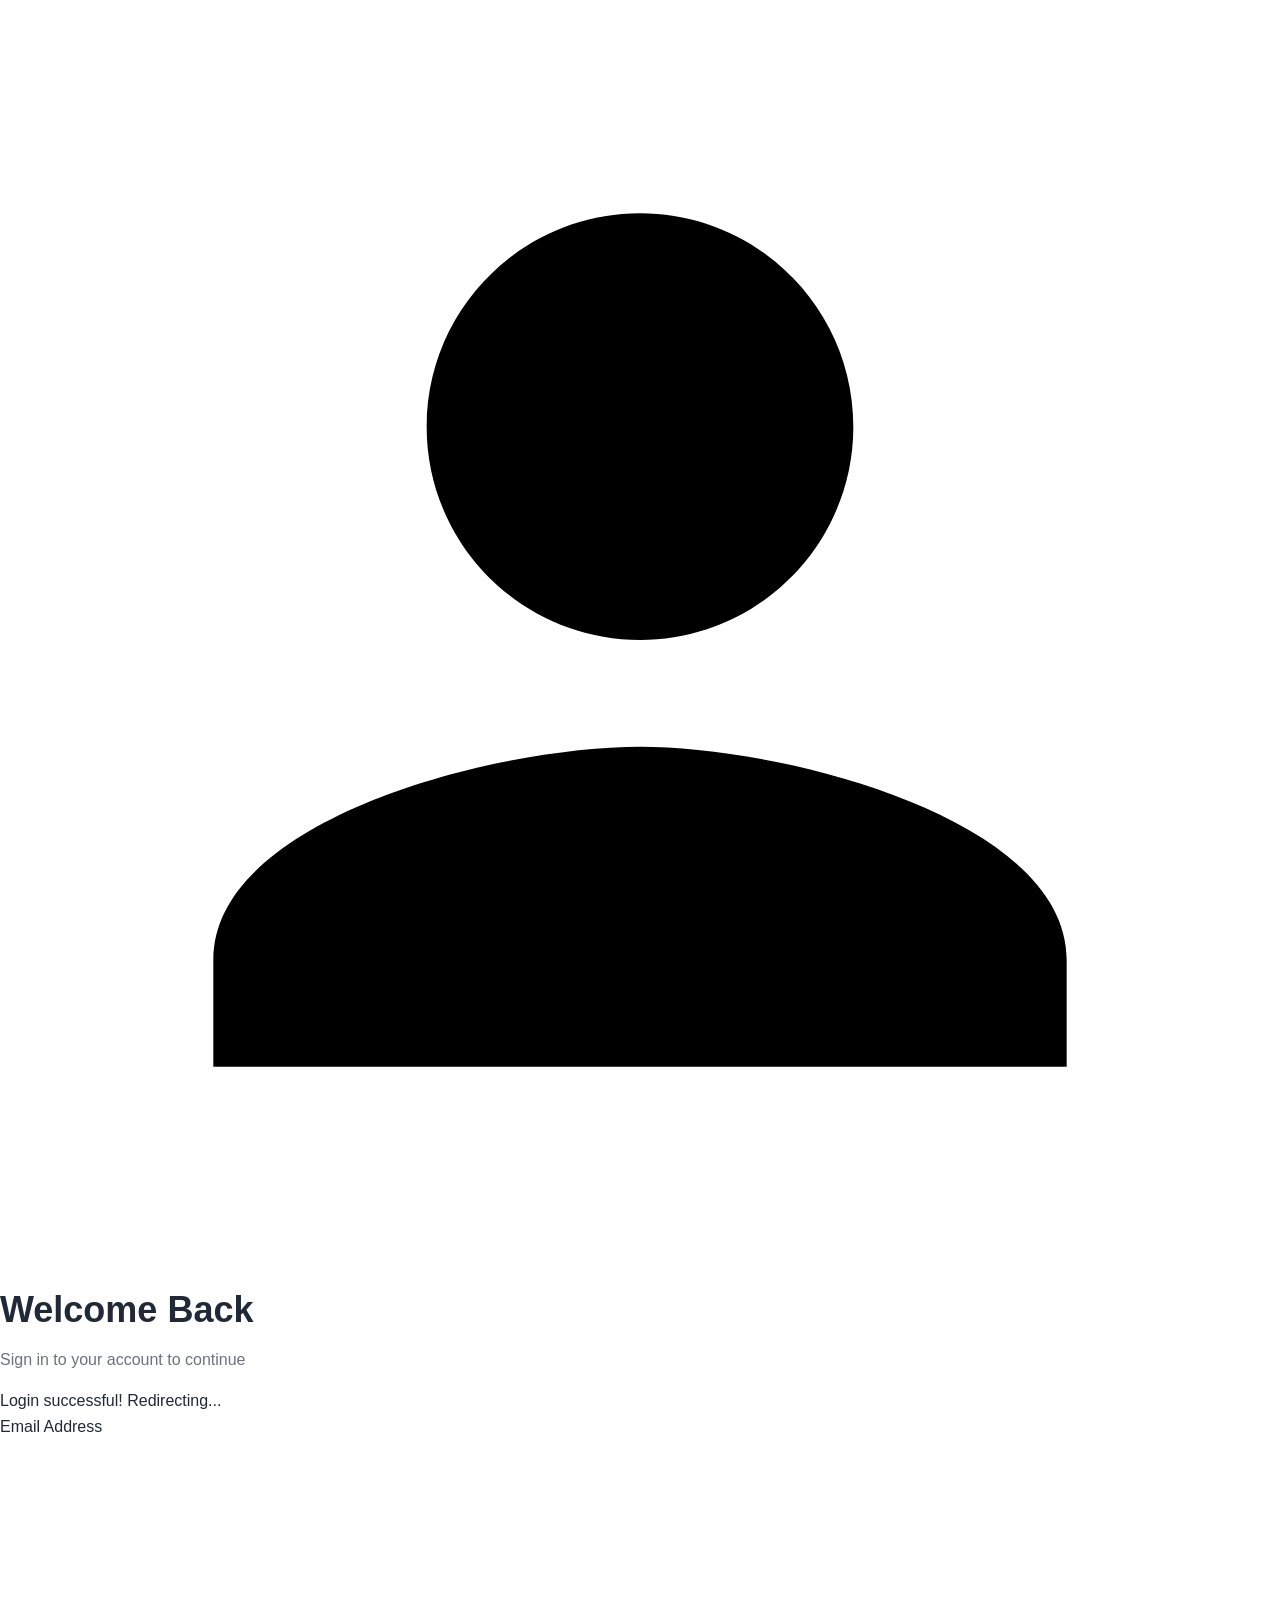
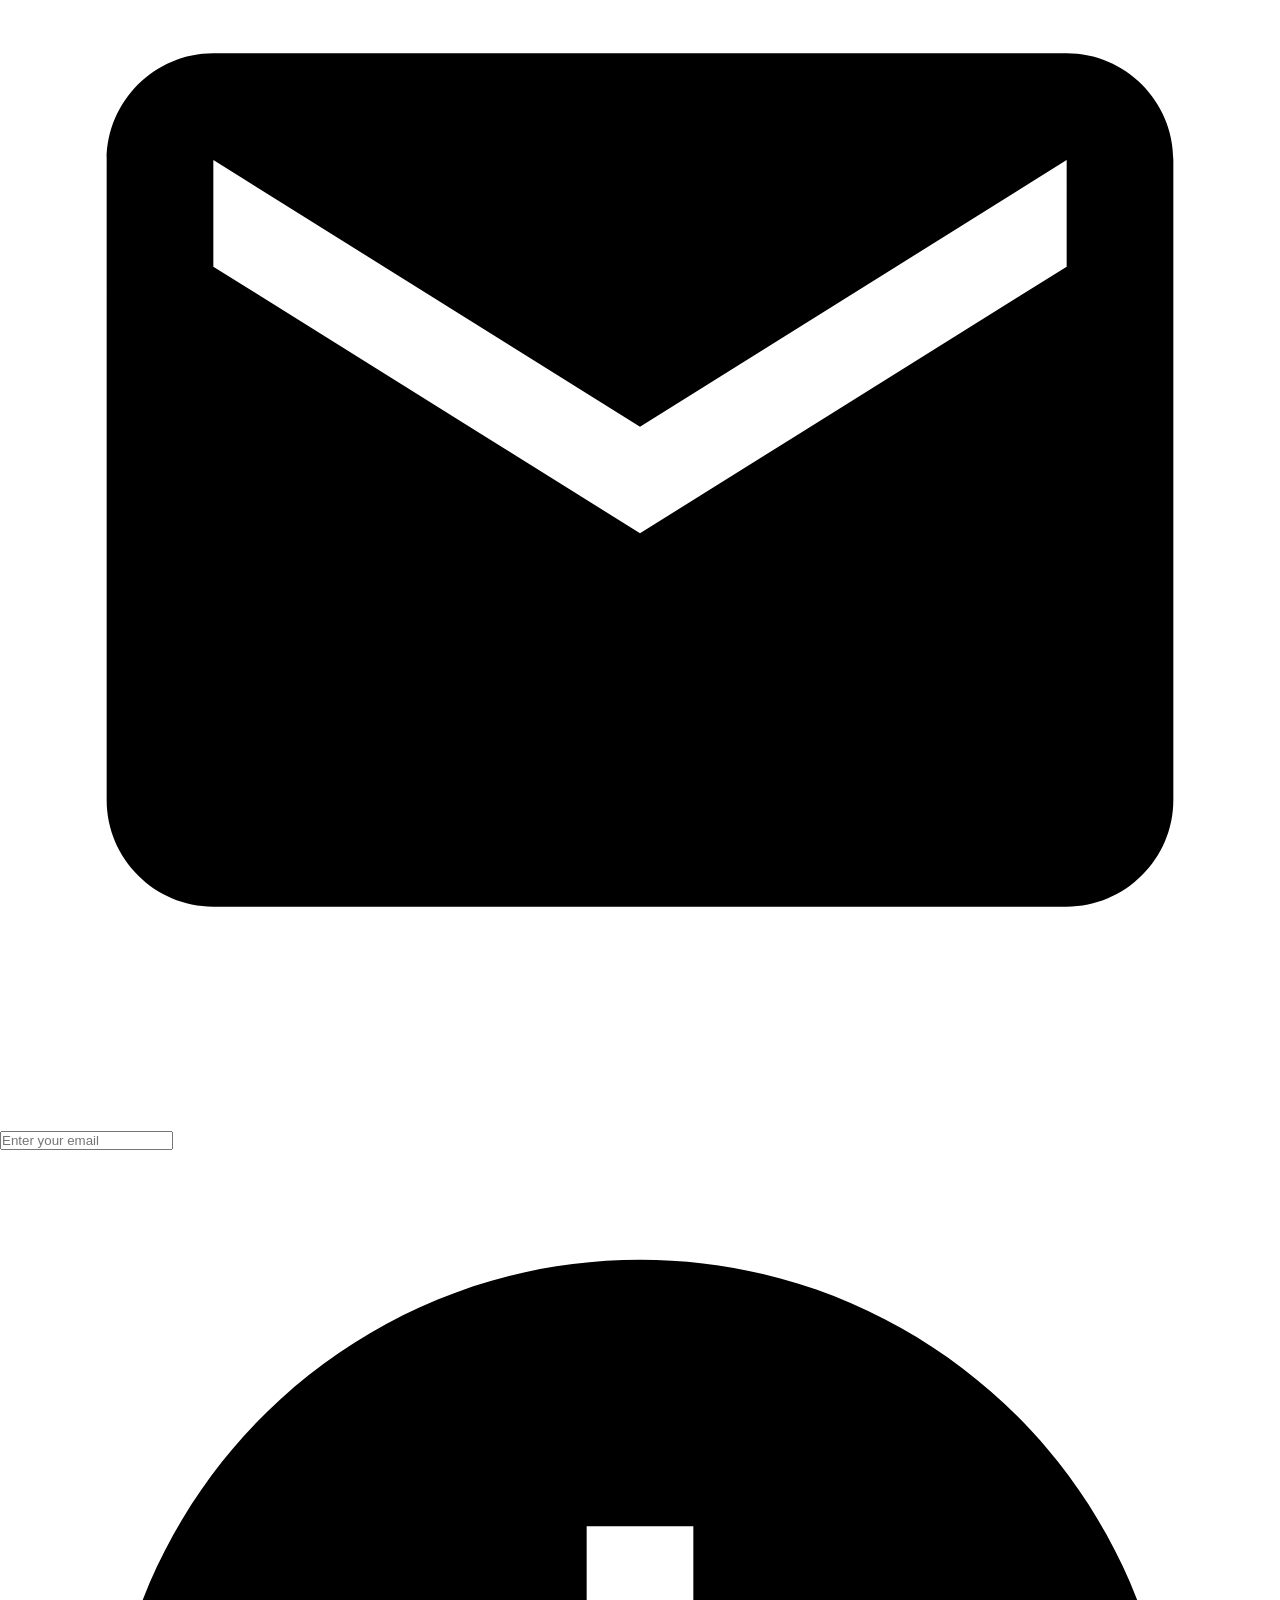
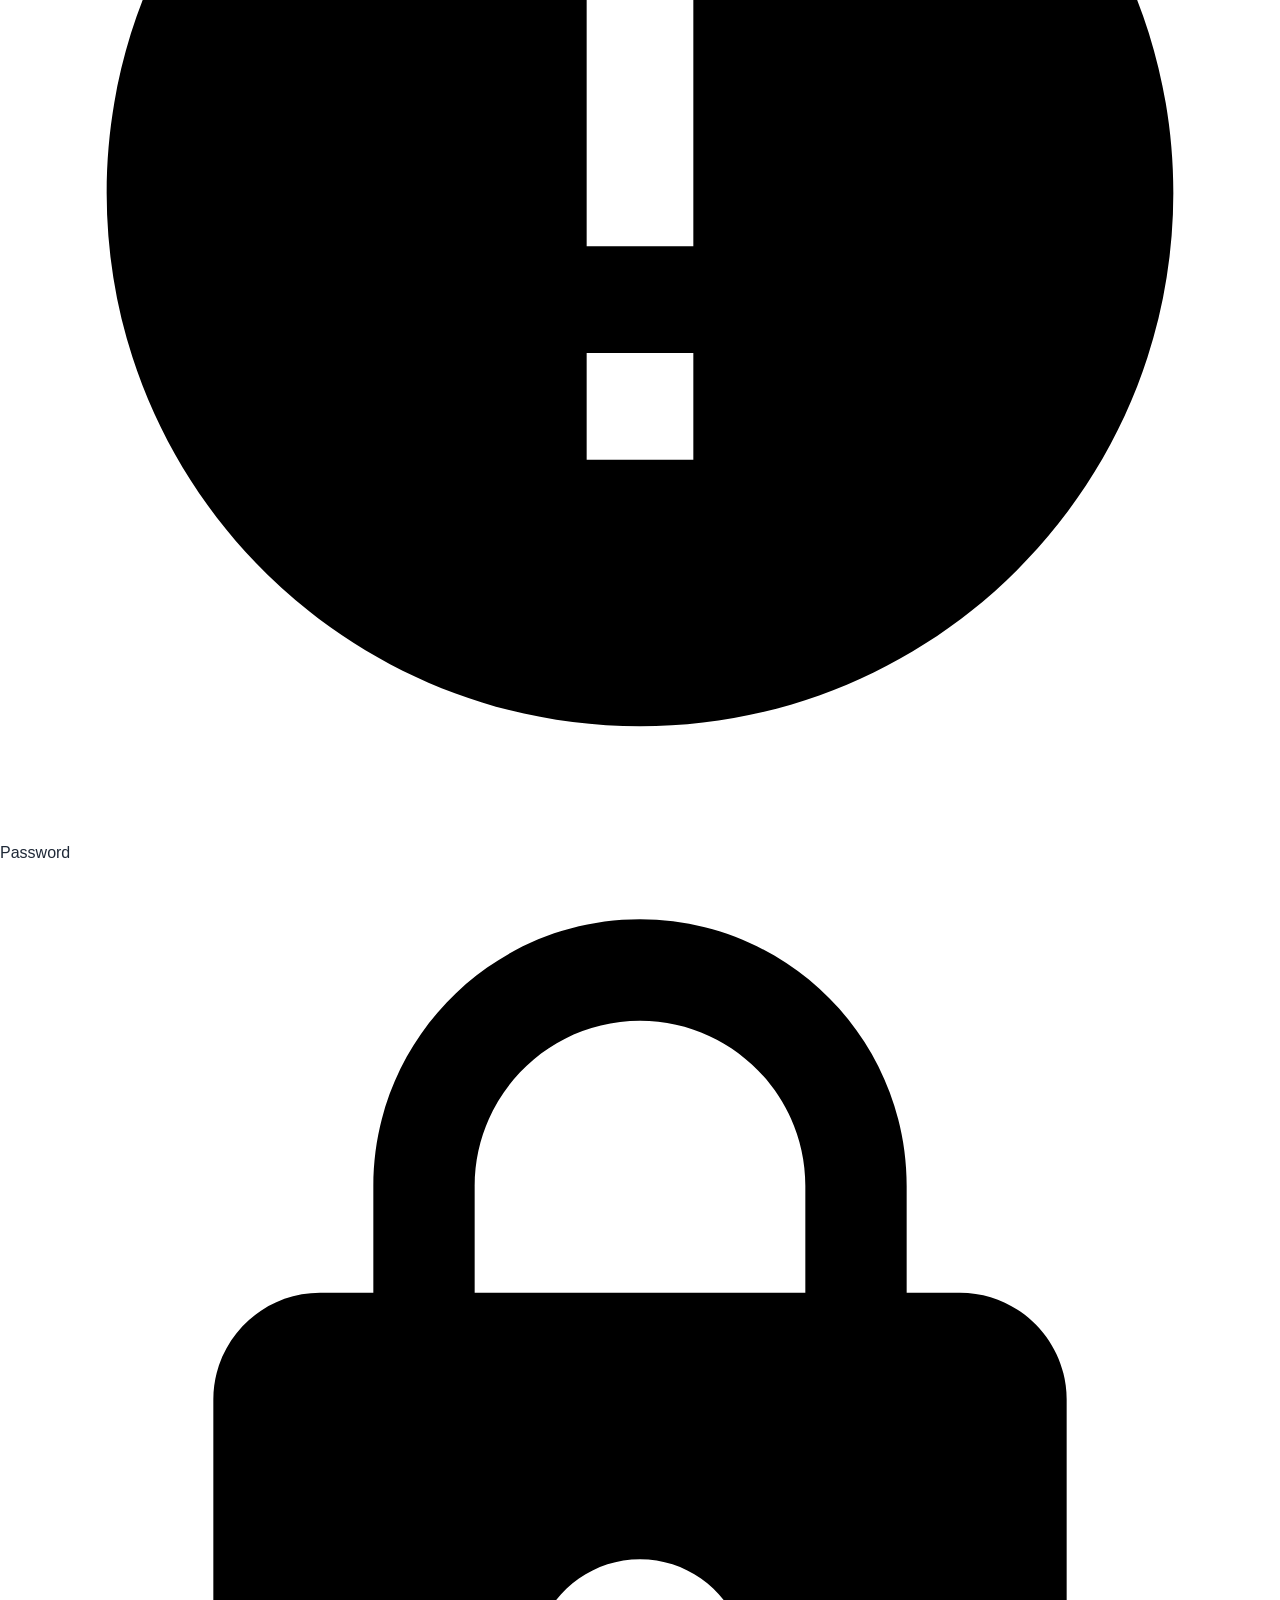
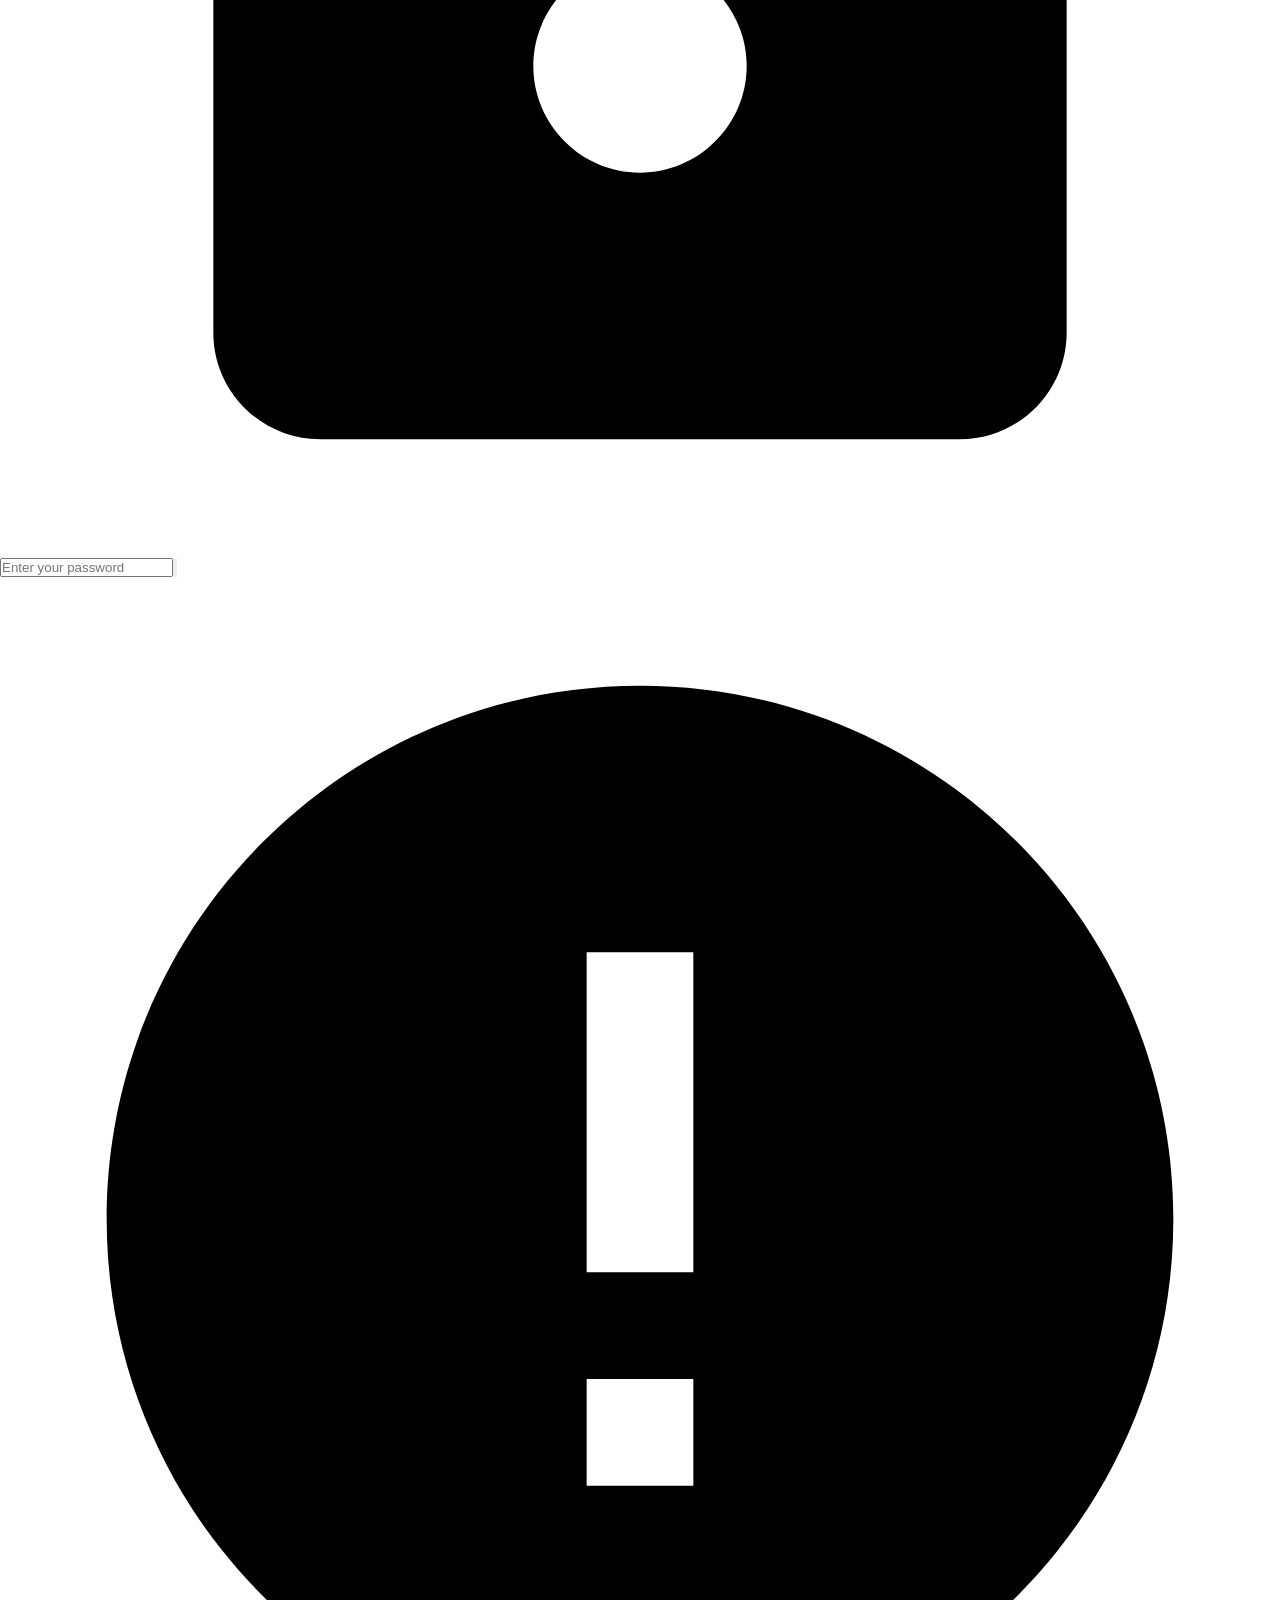
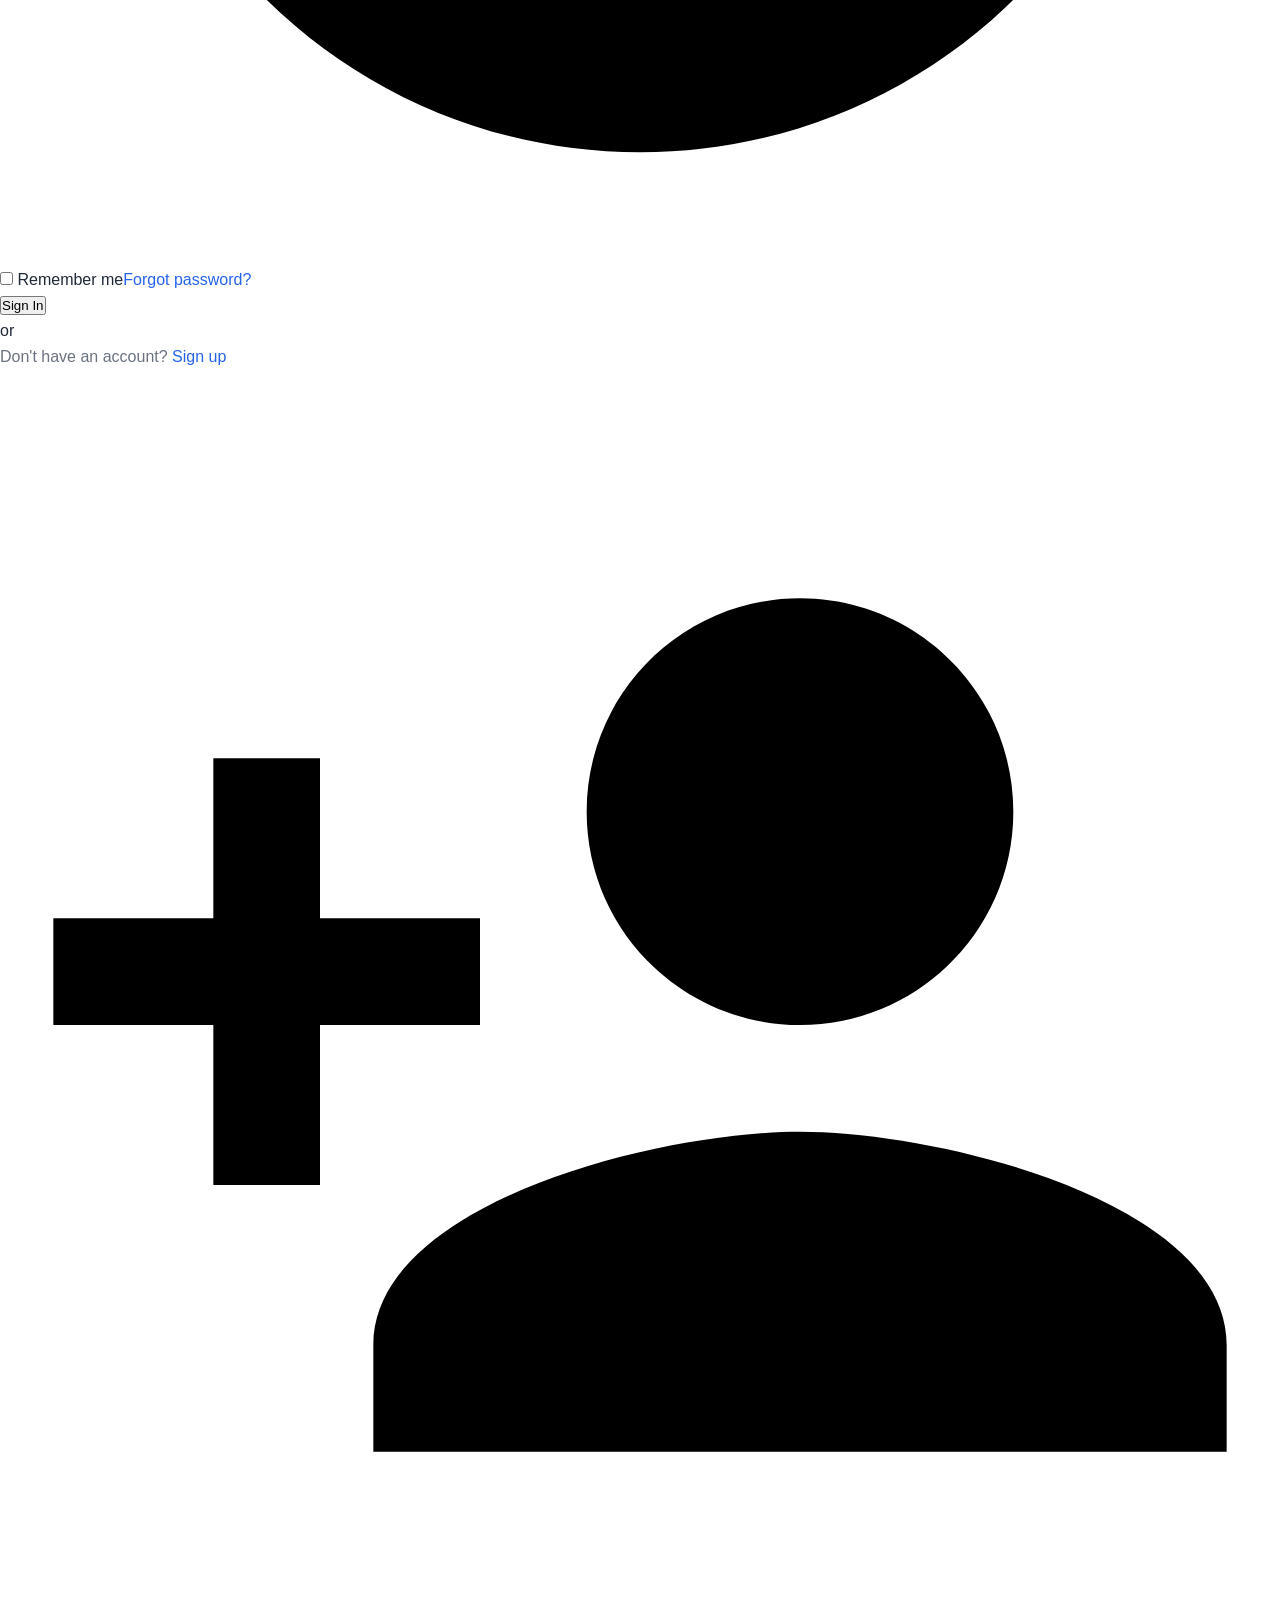
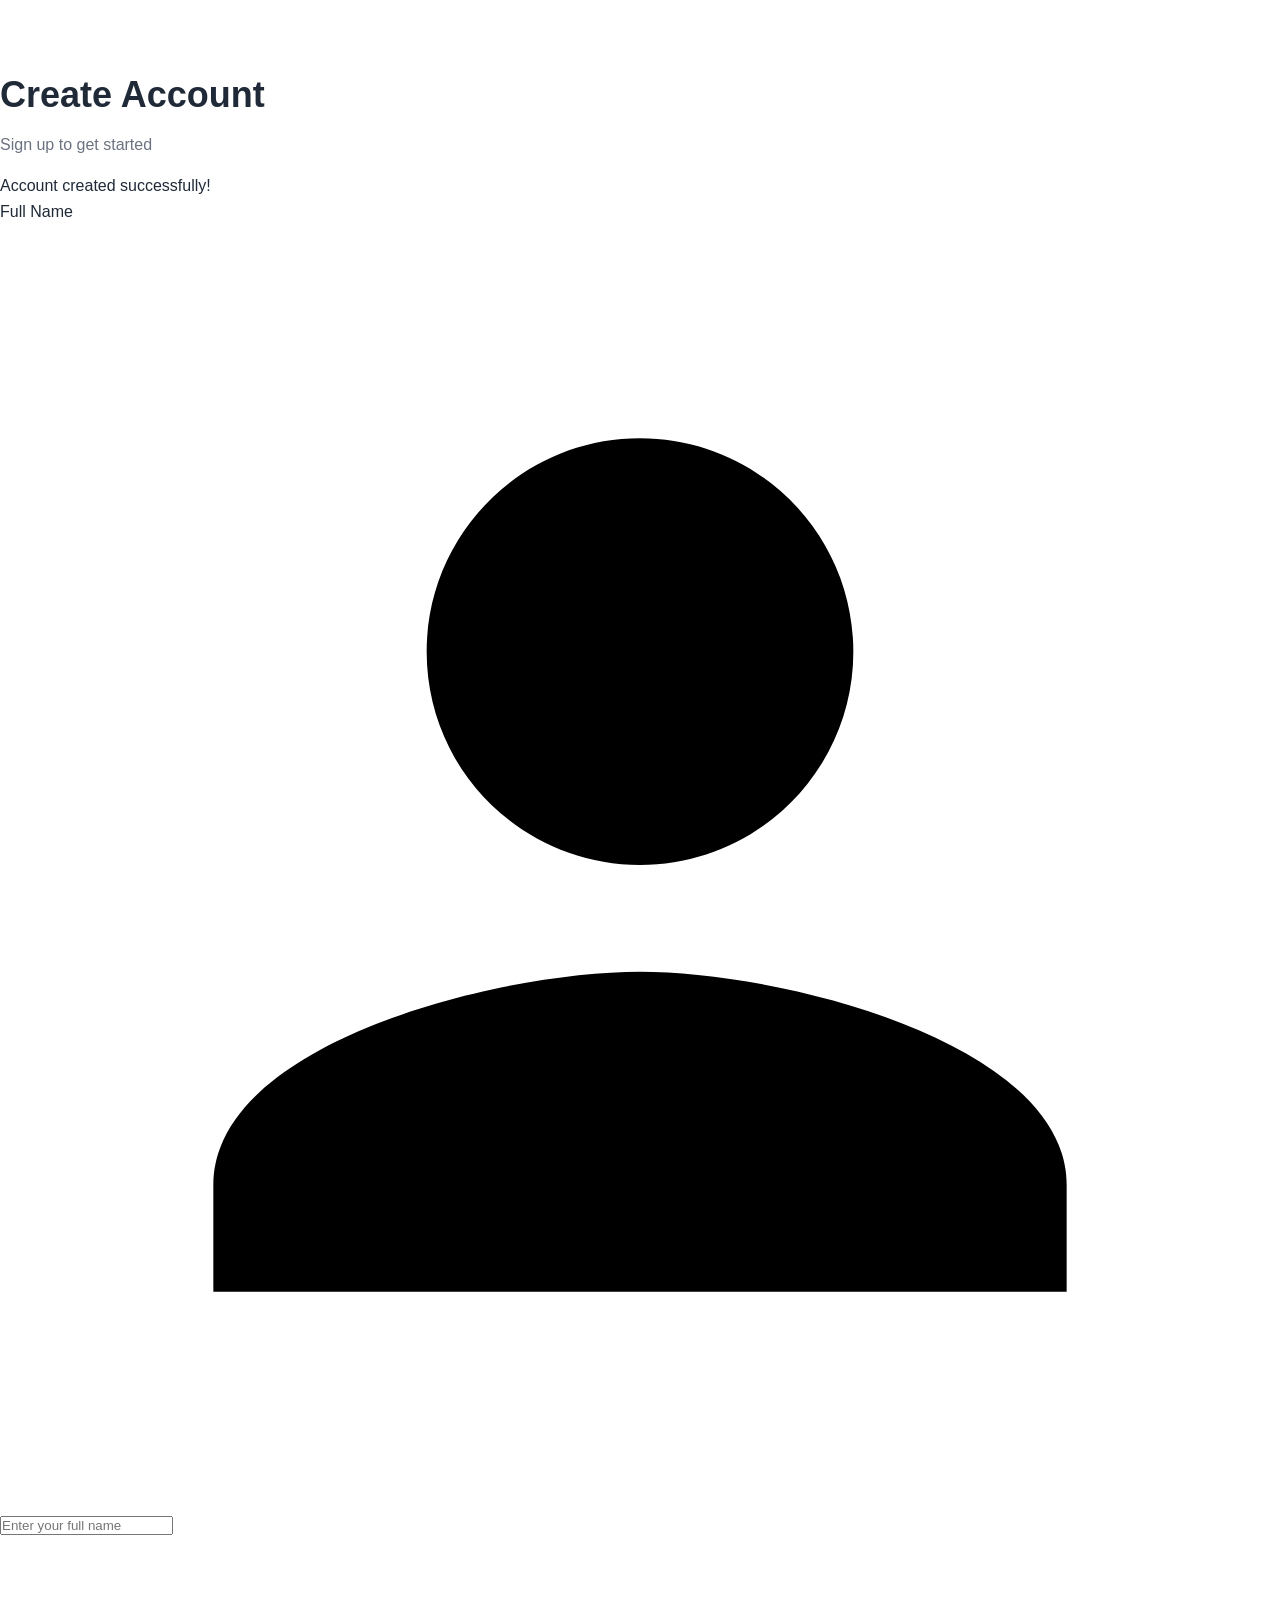
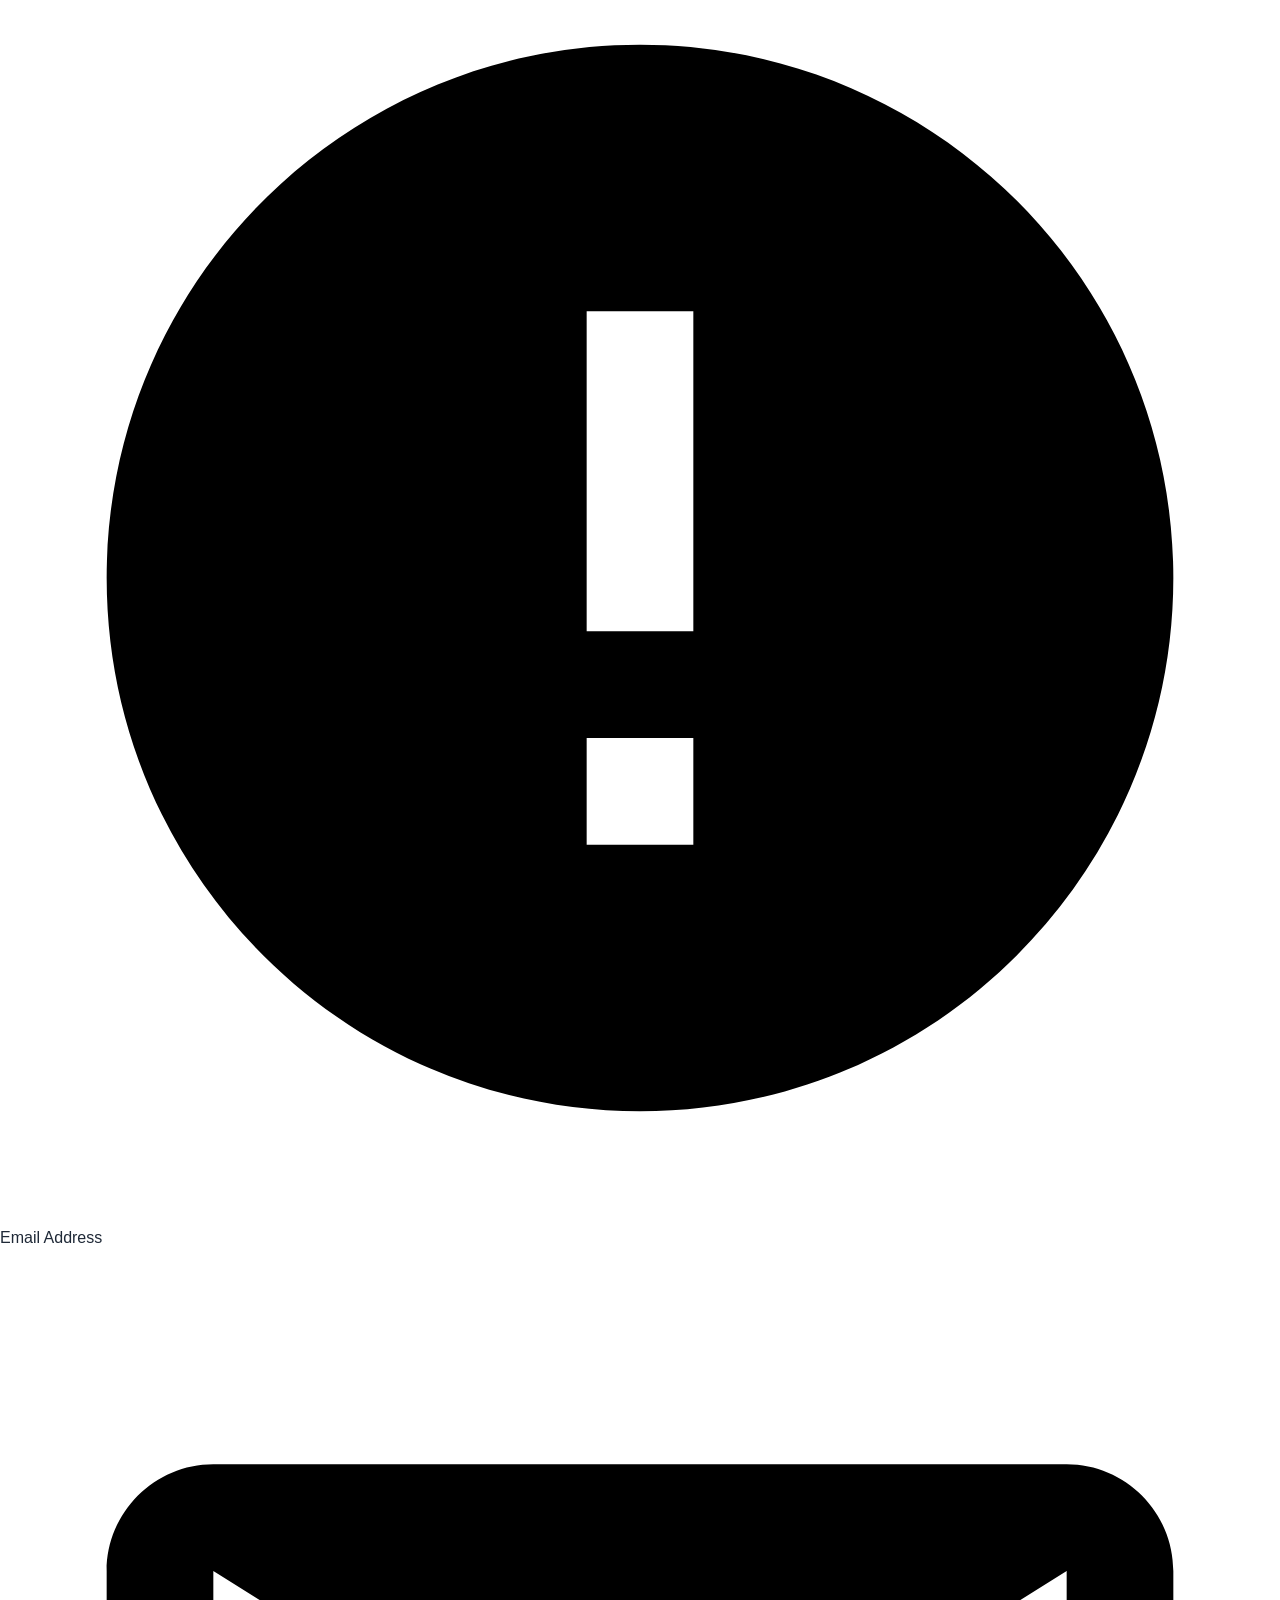
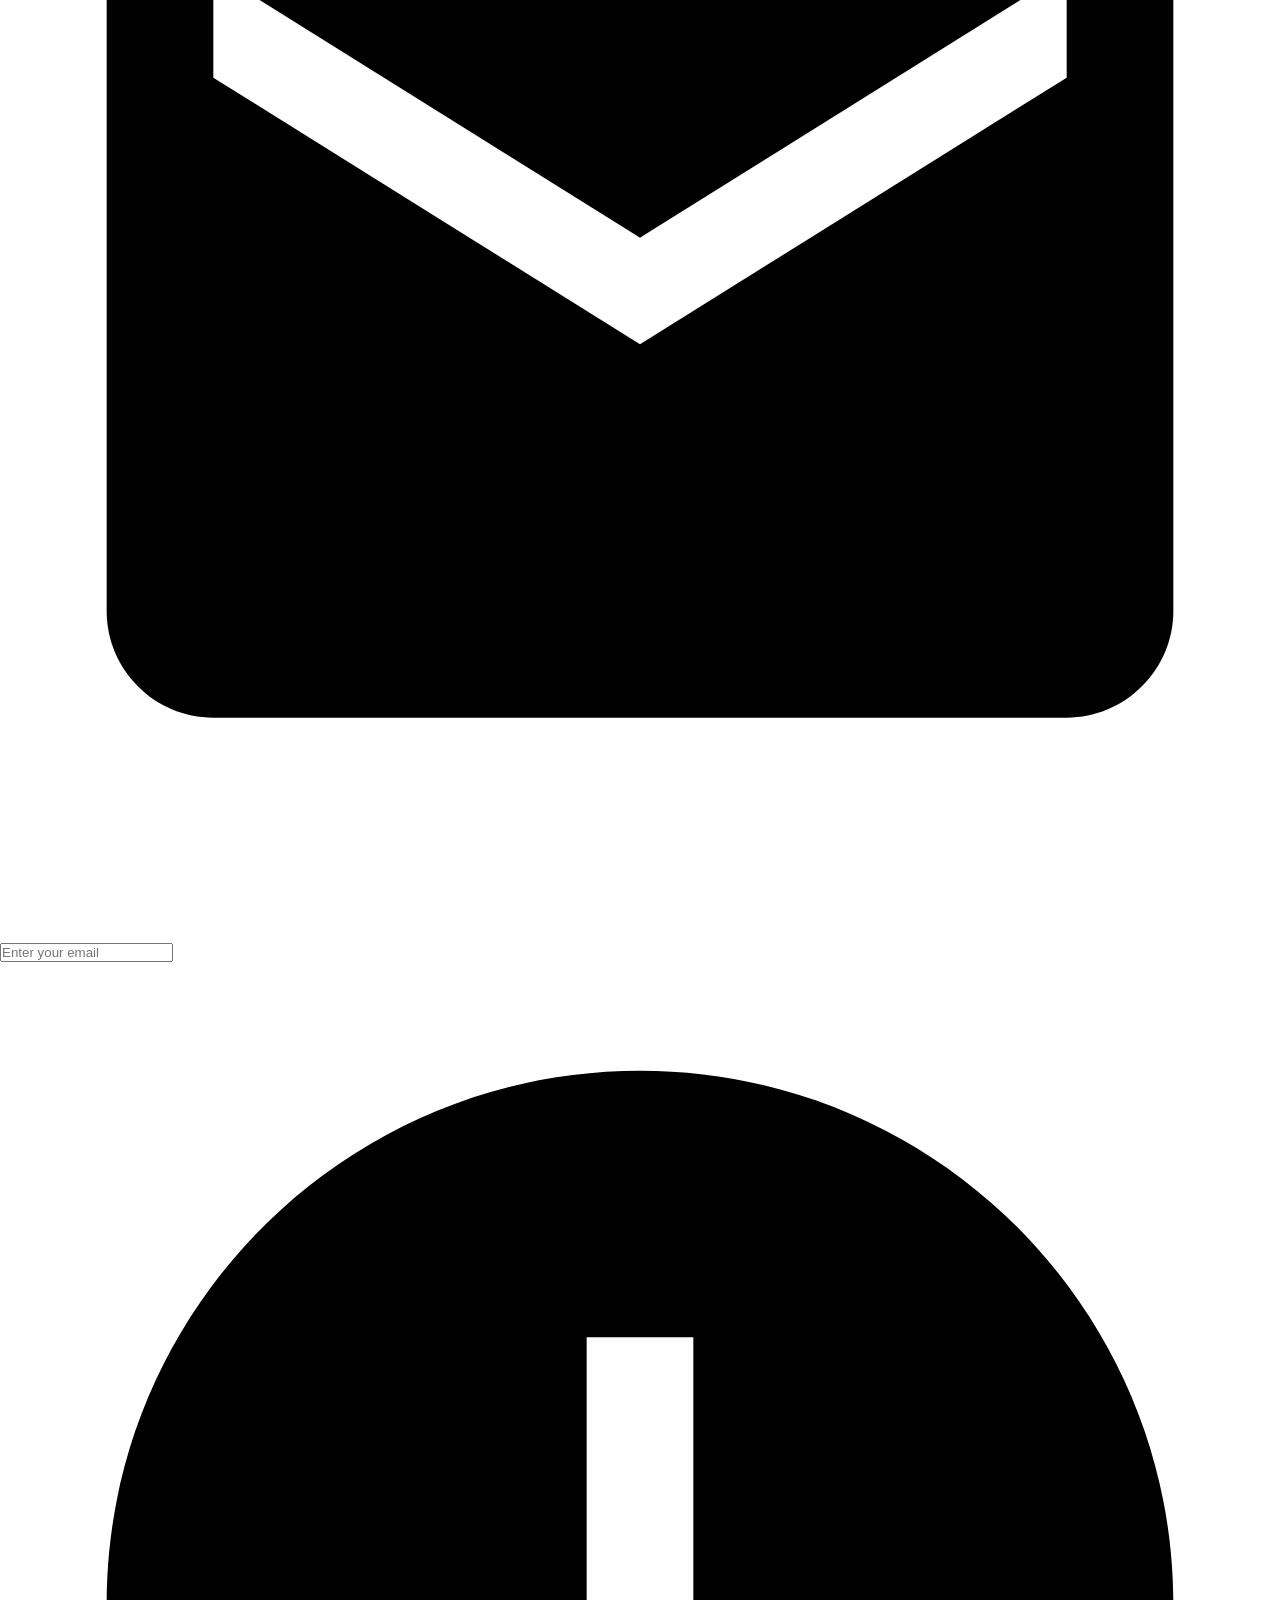
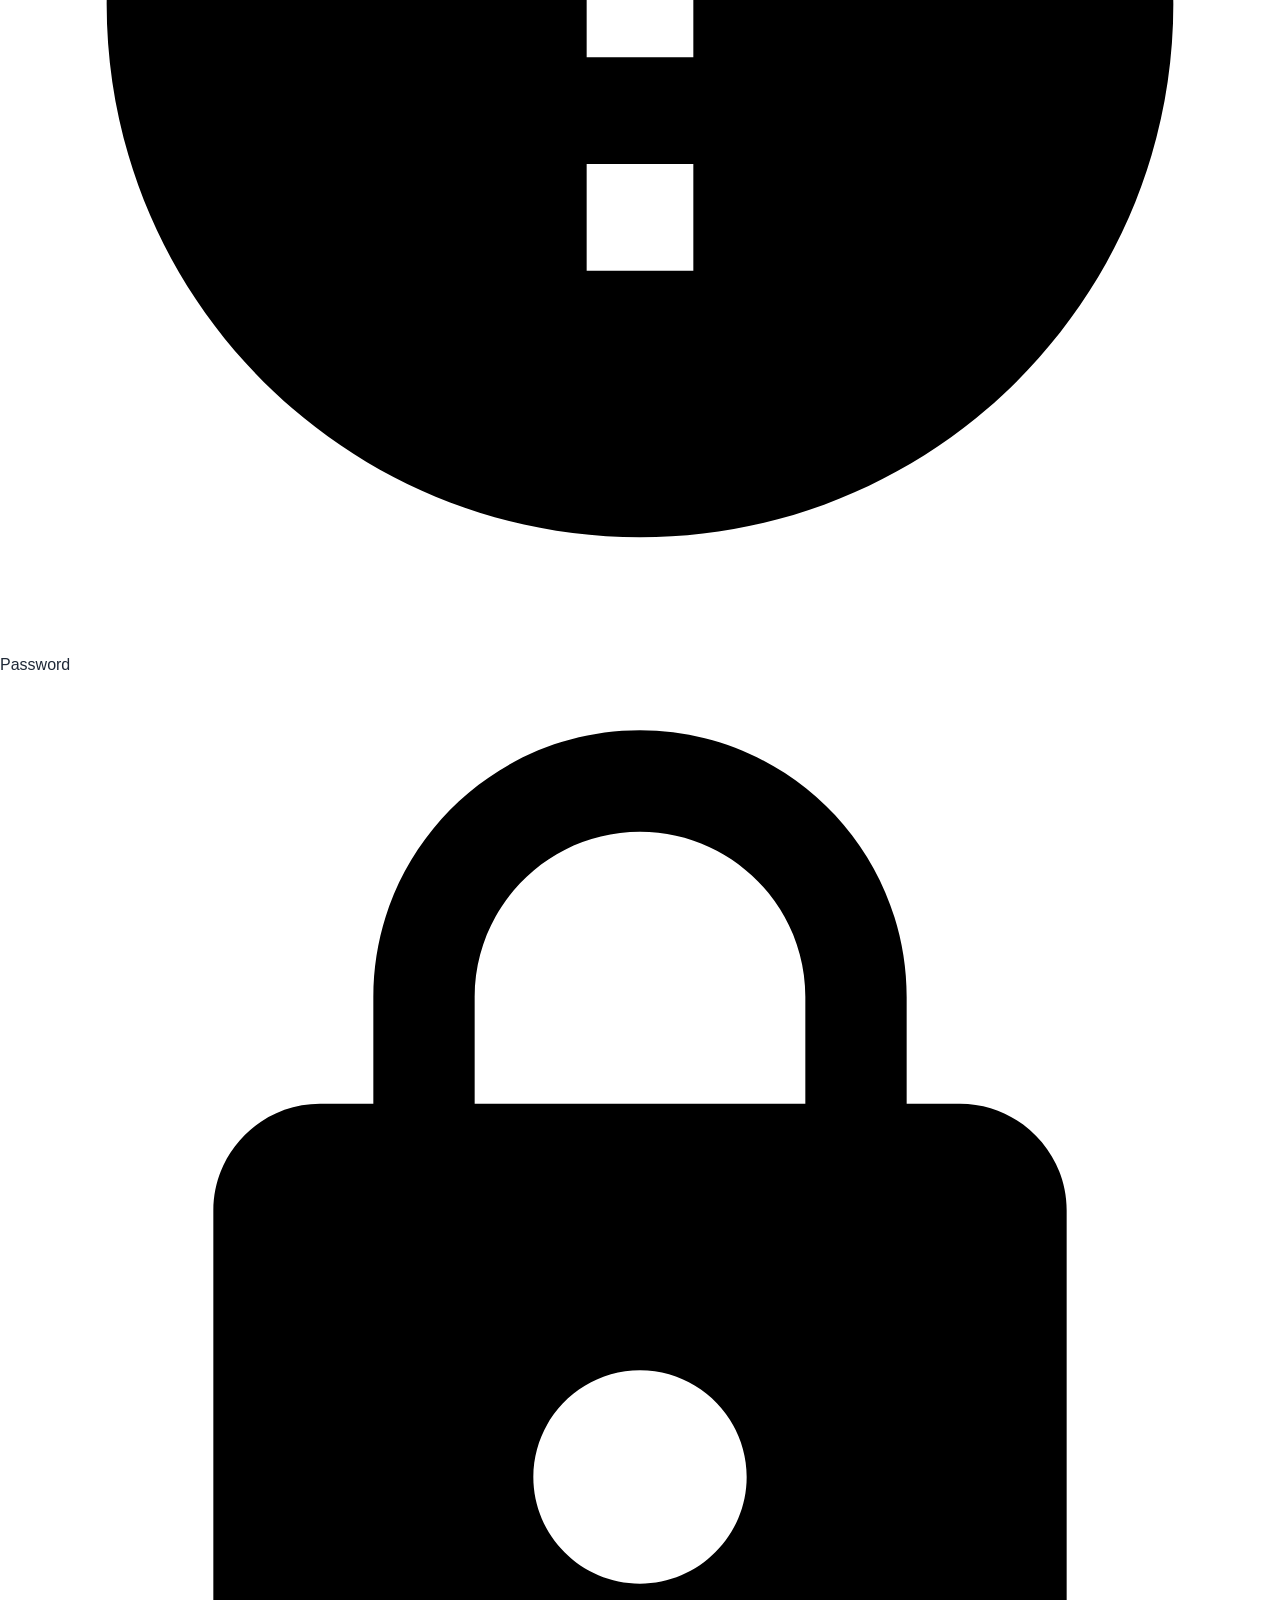
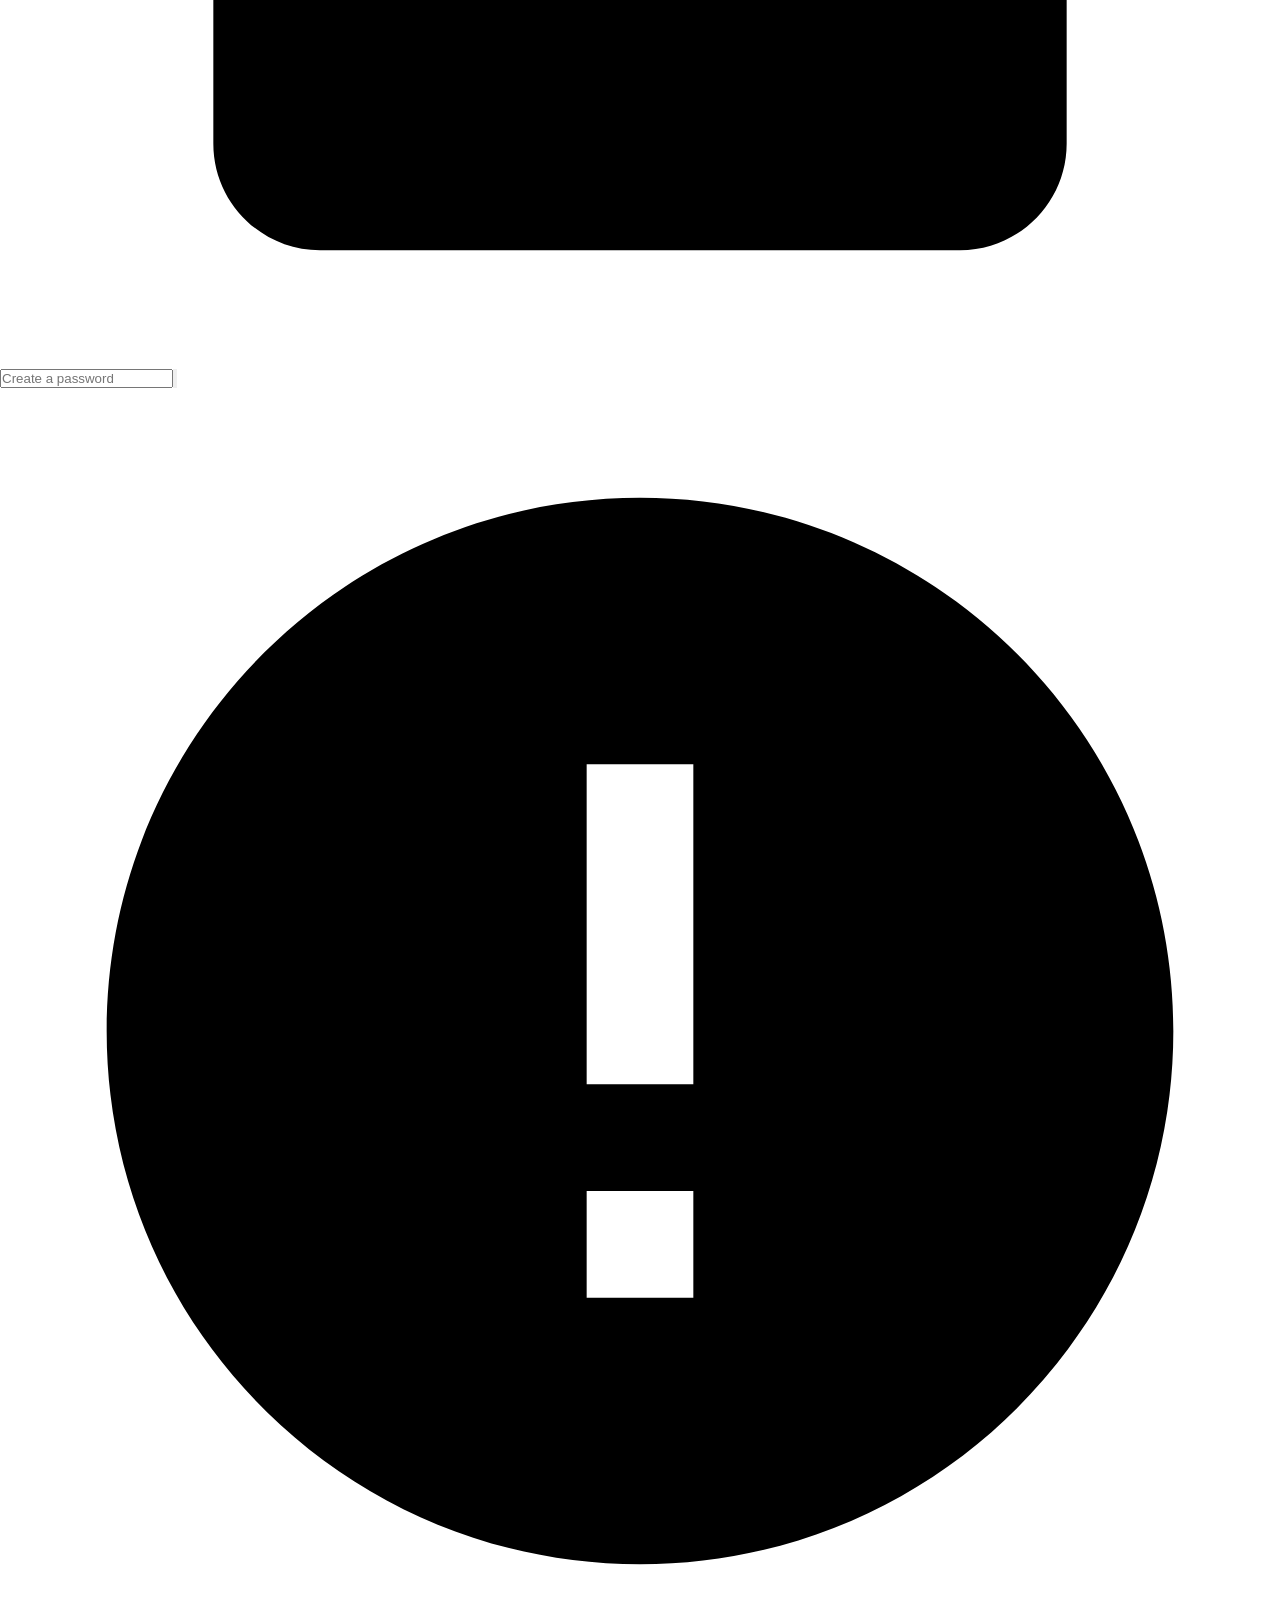
<file: index.html>
<!DOCTYPE html>
<html lang="en">

<head>
    <meta charset="UTF-8">
    <meta name="viewport" content="width=device-width, initial-scale=1.0">
    <title>MyApp Dashboard</title>
    <link rel="stylesheet" href="style.css">
</head>

<body>
    <div class="login-container" id="auth-container">
        <div id="login-view">
            <div class="login-header">
                <div class="avatar"><svg viewBox="0 0 24 24">
                        <path
                            d="M12 12c2.21 0 4-1.79 4-4s-1.79-4-4-4-4 1.79-4 4 1.79 4 4 4zm0 2c-2.67 0-8 1.34-8 4v2h16v-2c0-2.66-5.33-4-8-4z" />
                    </svg></div>
                <h1>Welcome Back</h1>
                <p>Sign in to your account to continue</p>
            </div>
            <div id="login-success" class="success-message hidden">Login successful! Redirecting...</div>
            <form id="login-form" novalidate>
                <div class="form-group"><label for="login-email">Email Address</label>
                    <div class="input-wrapper"><svg class="input-icon" viewBox="0 0 24 24">
                            <path
                                d="M20 4H4c-1.1 0-2 .9-2 2v12c0 1.1.9 2 2 2h16c1.1 0 2-.9 2-2V6c0-1.1-.9-2-2-2zm0 4l-8 5-8-5V6l8 5 8-5v2z" />
                        </svg><input type="email" id="login-email" placeholder="Enter your email" autocomplete="email">
                    </div>
                    <div id="login-email-error" class="error-message hidden"><svg viewBox="0 0 24 24">
                            <path
                                d="M12 2C6.48 2 2 6.48 2 12s4.48 10 10 10 10-4.48 10-10S17.52 2 12 2zm1 15h-2v-2h2v2zm0-4h-2V7h2v6z" />
                        </svg><span></span></div>
                </div>
                <div class="form-group"><label for="login-password">Password</label>
                    <div class="input-wrapper"><svg class="input-icon" viewBox="0 0 24 24">
                            <path
                                d="M18 8h-1V6c0-2.76-2.24-5-5-5S7 3.24 7 6v2H6c-1.1 0-2 .9-2 2v10c0 1.1.9 2 2 2h12c1.1 0 2-.9 2-2V10c0-1.1-.9-2-2-2zm-6 9c-1.1 0-2-.9-2-2s.9-2 2-2 2 .9 2 2-.9 2-2 2zm3.1-9H8.9V6c0-1.71 1.39-3.1 3.1-3.1s3.1 1.39 3.1 3.1v2z" />
                        </svg><input type="password" id="login-password" placeholder="Enter your password"
                            autocomplete="current-password"><button type="button" class="toggle-password"
                            onclick="togglePass('login-password',this)"><svg class="eye-open" viewBox="0 0 24 24">
                                <path
                                    d="M12 4.5C7 4.5 2.73 7.61 1 12c1.73 4.39 6 7.5 11 7.5s9.27-3.11 11-7.5c-1.73-4.39-6-7.5-11-7.5zM12 17c-2.76 0-5-2.24-5-5s2.24-5 5-5 5 2.24 5 5-2.24 5-5 5zm0-8c-1.66 0-3 1.34-3 3s1.34 3 3 3 3-1.34 3-3-1.34-3-3-3z" />
                            </svg><svg class="eye-closed hidden" viewBox="0 0 24 24">
                                <path
                                    d="M12 7c2.76 0 5 2.24 5 5 0 .65-.13 1.26-.36 1.83l2.92 2.92c1.51-1.26 2.7-2.89 3.43-4.75-1.73-4.39-6-7.5-11-7.5-1.4 0-2.74.25-3.98.7l2.16 2.16C10.74 7.13 11.35 7 12 7zM2 4.27l2.28 2.28.46.46C3.08 8.3 1.78 10.02 1 12c1.73 4.39 6 7.5 11 7.5 1.55 0 3.03-.3 4.38-.84l.42.42L19.73 22 21 20.73 3.27 3 2 4.27zM7.53 9.8l1.55 1.55c-.05.21-.08.43-.08.65 0 1.66 1.34 3 3 3 .22 0 .44-.03.65-.08l1.55 1.55c-.67.33-1.41.53-2.2.53-2.76 0-5-2.24-5-5 0-.79.2-1.53.53-2.2zm4.31-.78l3.15 3.15.02-.16c0-1.66-1.34-3-3-3l-.17.01z" />
                            </svg></button></div>
                    <div id="login-password-error" class="error-message hidden"><svg viewBox="0 0 24 24">
                            <path
                                d="M12 2C6.48 2 2 6.48 2 12s4.48 10 10 10 10-4.48 10-10S17.52 2 12 2zm1 15h-2v-2h2v2zm0-4h-2V7h2v6z" />
                        </svg><span></span></div>
                    <div id="login-strength" class="password-strength hidden">
                        <div class="strength-bar">
                            <div id="login-strength-fill" class="strength-fill"></div>
                        </div><span id="login-strength-text" class="strength-text"></span>
                    </div>
                </div>
                <div class="form-options"><label class="remember-me"><input type="checkbox"> Remember me</label><a
                        class="forgot-password" onclick="showView('forgot')">Forgot password?</a></div>
                <button type="submit" class="login-button" id="login-btn">Sign In</button>
            </form>
            <div class="divider"><span>or</span></div>
            <p class="signup-link">Don't have an account? <a onclick="showView('signup')">Sign up</a></p>
        </div>
        <div id="signup-view" class="hidden">
            <div class="login-header">
                <div class="avatar"><svg viewBox="0 0 24 24">
                        <path
                            d="M15 12c2.21 0 4-1.79 4-4s-1.79-4-4-4-4 1.79-4 4 1.79 4 4 4zm-9-2V7H4v3H1v2h3v3h2v-3h3v-2H6zm9 4c-2.67 0-8 1.34-8 4v2h16v-2c0-2.66-5.33-4-8-4z" />
                    </svg></div>
                <h1>Create Account</h1>
                <p>Sign up to get started</p>
            </div>
            <div id="signup-success" class="success-message hidden">Account created successfully!</div>
            <form id="signup-form" novalidate>
                <div class="form-group"><label for="signup-name">Full Name</label>
                    <div class="input-wrapper"><svg class="input-icon" viewBox="0 0 24 24">
                            <path
                                d="M12 12c2.21 0 4-1.79 4-4s-1.79-4-4-4-4 1.79-4 4 1.79 4 4 4zm0 2c-2.67 0-8 1.34-8 4v2h16v-2c0-2.66-5.33-4-8-4z" />
                        </svg><input type="text" id="signup-name" placeholder="Enter your full name"
                            autocomplete="name"></div>
                    <div id="signup-name-error" class="error-message hidden"><svg viewBox="0 0 24 24">
                            <path
                                d="M12 2C6.48 2 2 6.48 2 12s4.48 10 10 10 10-4.48 10-10S17.52 2 12 2zm1 15h-2v-2h2v2zm0-4h-2V7h2v6z" />
                        </svg><span></span></div>
                </div>
                <div class="form-group"><label for="signup-email">Email Address</label>
                    <div class="input-wrapper"><svg class="input-icon" viewBox="0 0 24 24">
                            <path
                                d="M20 4H4c-1.1 0-2 .9-2 2v12c0 1.1.9 2 2 2h16c1.1 0 2-.9 2-2V6c0-1.1-.9-2-2-2zm0 4l-8 5-8-5V6l8 5 8-5v2z" />
                        </svg><input type="email" id="signup-email" placeholder="Enter your email" autocomplete="email">
                    </div>
                    <div id="signup-email-error" class="error-message hidden"><svg viewBox="0 0 24 24">
                            <path
                                d="M12 2C6.48 2 2 6.48 2 12s4.48 10 10 10 10-4.48 10-10S17.52 2 12 2zm1 15h-2v-2h2v2zm0-4h-2V7h2v6z" />
                        </svg><span></span></div>
                </div>
                <div class="form-group"><label for="signup-password">Password</label>
                    <div class="input-wrapper"><svg class="input-icon" viewBox="0 0 24 24">
                            <path
                                d="M18 8h-1V6c0-2.76-2.24-5-5-5S7 3.24 7 6v2H6c-1.1 0-2 .9-2 2v10c0 1.1.9 2 2 2h12c1.1 0 2-.9 2-2V10c0-1.1-.9-2-2-2zm-6 9c-1.1 0-2-.9-2-2s.9-2 2-2 2 .9 2 2-.9 2-2 2zm3.1-9H8.9V6c0-1.71 1.39-3.1 3.1-3.1s3.1 1.39 3.1 3.1v2z" />
                        </svg><input type="password" id="signup-password" placeholder="Create a password"
                            autocomplete="new-password"><button type="button" class="toggle-password"
                            onclick="togglePass('signup-password',this)"><svg class="eye-open" viewBox="0 0 24 24">
                                <path
                                    d="M12 4.5C7 4.5 2.73 7.61 1 12c1.73 4.39 6 7.5 11 7.5s9.27-3.11 11-7.5c-1.73-4.39-6-7.5-11-7.5zM12 17c-2.76 0-5-2.24-5-5s2.24-5 5-5 5 2.24 5 5-2.24 5-5 5zm0-8c-1.66 0-3 1.34-3 3s1.34 3 3 3 3-1.34 3-3-1.34-3-3-3z" />
                            </svg><svg class="eye-closed hidden" viewBox="0 0 24 24">
                                <path
                                    d="M12 7c2.76 0 5 2.24 5 5 0 .65-.13 1.26-.36 1.83l2.92 2.92c1.51-1.26 2.7-2.89 3.43-4.75-1.73-4.39-6-7.5-11-7.5-1.4 0-2.74.25-3.98.7l2.16 2.16C10.74 7.13 11.35 7 12 7zM2 4.27l2.28 2.28.46.46C3.08 8.3 1.78 10.02 1 12c1.73 4.39 6 7.5 11 7.5 1.55 0 3.03-.3 4.38-.84l.42.42L19.73 22 21 20.73 3.27 3 2 4.27zM7.53 9.8l1.55 1.55c-.05.21-.08.43-.08.65 0 1.66 1.34 3 3 3 .22 0 .44-.03.65-.08l1.55 1.55c-.67.33-1.41.53-2.2.53-2.76 0-5-2.24-5-5 0-.79.2-1.53.53-2.2zm4.31-.78l3.15 3.15.02-.16c0-1.66-1.34-3-3-3l-.17.01z" />
                            </svg></button></div>
                    <div id="signup-password-error" class="error-message hidden"><svg viewBox="0 0 24 24">
                            <path
                                d="M12 2C6.48 2 2 6.48 2 12s4.48 10 10 10 10-4.48 10-10S17.52 2 12 2zm1 15h-2v-2h2v2zm0-4h-2V7h2v6z" />
                        </svg><span></span></div>
                    <div id="signup-strength" class="password-strength hidden">
                        <div class="strength-bar">
                            <div id="signup-strength-fill" class="strength-fill"></div>
                        </div><span id="signup-strength-text" class="strength-text"></span>
                    </div>
                </div>
                <div class="form-group"><label for="signup-confirm">Confirm Password</label>
                    <div class="input-wrapper"><svg class="input-icon" viewBox="0 0 24 24">
                            <path
                                d="M18 8h-1V6c0-2.76-2.24-5-5-5S7 3.24 7 6v2H6c-1.1 0-2 .9-2 2v10c0 1.1.9 2 2 2h12c1.1 0 2-.9 2-2V10c0-1.1-.9-2-2-2zm-6 9c-1.1 0-2-.9-2-2s.9-2 2-2 2 .9 2 2-.9 2-2 2zm3.1-9H8.9V6c0-1.71 1.39-3.1 3.1-3.1s3.1 1.39 3.1 3.1v2z" />
                        </svg><input type="password" id="signup-confirm" placeholder="Confirm your password"
                            autocomplete="new-password"></div>
                    <div id="signup-confirm-error" class="error-message hidden"><svg viewBox="0 0 24 24">
                            <path
                                d="M12 2C6.48 2 2 6.48 2 12s4.48 10 10 10 10-4.48 10-10S17.52 2 12 2zm1 15h-2v-2h2v2zm0-4h-2V7h2v6z" />
                        </svg><span></span></div>
                </div>
                <button type="submit" class="login-button" id="signup-btn">Create Account</button>
            </form>
            <div class="divider"><span>or</span></div>
            <p class="signup-link">Already have an account? <a onclick="showView('login')">Sign in</a></p>
        </div>
        <div id="forgot-view" class="hidden">
            <div class="login-header">
                <div class="avatar"><svg viewBox="0 0 24 24">
                        <path
                            d="M18 8h-1V6c0-2.76-2.24-5-5-5S7 3.24 7 6v2H6c-1.1 0-2 .9-2 2v10c0 1.1.9 2 2 2h12c1.1 0 2-.9 2-2V10c0-1.1-.9-2-2-2zm-6 9c-1.1 0-2-.9-2-2s.9-2 2-2 2 .9 2 2-.9 2-2 2zm3.1-9H8.9V6c0-1.71 1.39-3.1 3.1-3.1s3.1 1.39 3.1 3.1v2z" />
                    </svg></div>
                <h1>Forgot Password</h1>
                <p>Enter your email to reset</p>
            </div>
            <div id="forgot-success" class="success-message hidden">Password reset link sent!</div>
            <form id="forgot-form" novalidate>
                <div class="form-group"><label for="forgot-email">Email Address</label>
                    <div class="input-wrapper"><svg class="input-icon" viewBox="0 0 24 24">
                            <path
                                d="M20 4H4c-1.1 0-2 .9-2 2v12c0 1.1.9 2 2 2h16c1.1 0 2-.9 2-2V6c0-1.1-.9-2-2-2zm0 4l-8 5-8-5V6l8 5 8-5v2z" />
                        </svg><input type="email" id="forgot-email" placeholder="Enter your email" autocomplete="email">
                    </div>
                    <div id="forgot-email-error" class="error-message hidden"><svg viewBox="0 0 24 24">
                            <path
                                d="M12 2C6.48 2 2 6.48 2 12s4.48 10 10 10 10-4.48 10-10S17.52 2 12 2zm1 15h-2v-2h2v2zm0-4h-2V7h2v6z" />
                        </svg><span></span></div>
                </div>
                <button type="submit" class="login-button" id="forgot-btn">Send Reset Link</button>
            </form>
            <div class="divider"><span>or</span></div>
            <p class="signup-link"><a onclick="showView('login')">Back to Login</a></p>
        </div>
    </div>

    <div class="dashboard-wrapper hidden" id="dashboard-wrapper">
        <button class="mobile-toggle"
            onclick="document.querySelector('.sidebar').classList.toggle('open');document.querySelector('.sidebar-overlay').classList.toggle('open')"><svg
                viewBox="0 0 24 24">
                <path d="M3 18h18v-2H3v2zm0-5h18v-2H3v2zm0-7v2h18V6H3z" />
            </svg></button>
        <div class="sidebar-overlay"
            onclick="document.querySelector('.sidebar').classList.remove('open');this.classList.remove('open')"></div>
        <aside class="sidebar">
            <div class="sidebar-header">
                <h2>MyApp</h2>
                <p>Admin Dashboard</p>
            </div>
            <nav class="sidebar-nav">
                <a class="active" data-page="dashboard" onclick="navigateTo('dashboard')"><svg viewBox="0 0 24 24">
                        <path d="M3 13h8V3H3v10zm0 8h8v-6H3v6zm10 0h8V11h-8v10zm0-18v6h8V3h-8z" />
                    </svg>Dashboard</a>
                <a data-page="users" onclick="navigateTo('users')"><svg viewBox="0 0 24 24">
                        <path
                            d="M16 11c1.66 0 2.99-1.34 2.99-3S17.66 5 16 5c-1.66 0-3 1.34-3 3s1.34 3 3 3zm-8 0c1.66 0 2.99-1.34 2.99-3S9.66 5 8 5C6.34 5 5 6.34 5 8s1.34 3 3 3zm0 2c-2.33 0-7 1.17-7 3.5V19h14v-2.5c0-2.33-4.67-3.5-7-3.5z" />
                    </svg>Users</a>
                <a data-page="analytics" onclick="navigateTo('analytics')"><svg viewBox="0 0 24 24">
                        <path
                            d="M19 3H5c-1.1 0-2 .9-2 2v14c0 1.1.9 2 2 2h14c1.1 0 2-.9 2-2V5c0-1.1-.9-2-2-2zM9 17H7v-7h2v7zm4 0h-2V7h2v10zm4 0h-2v-4h2v4z" />
                    </svg>Analytics</a>
                <a data-page="messages" onclick="navigateTo('messages')"><svg viewBox="0 0 24 24">
                        <path
                            d="M20 4H4c-1.1 0-2 .9-2 2v12c0 1.1.9 2 2 2h16c1.1 0 2-.9 2-2V6c0-1.1-.9-2-2-2zm0 4l-8 5-8-5V6l8 5 8-5v2z" />
                    </svg>Messages</a>
                <a data-page="settings" onclick="navigateTo('settings')"><svg viewBox="0 0 24 24">
                        <path
                            d="M19.14 12.94c.04-.3.06-.61.06-.94 0-.32-.02-.64-.07-.94l2.03-1.58c.18-.14.23-.41.12-.61l-1.92-3.32c-.12-.22-.37-.29-.59-.22l-2.39.96c-.5-.38-1.03-.7-1.62-.94l-.36-2.54c-.04-.24-.24-.41-.48-.41h-3.84c-.24 0-.43.17-.47.41l-.36 2.54c-.59.24-1.13.57-1.62.94l-2.39-.96c-.22-.08-.47 0-.59.22L2.74 8.87c-.12.21-.08.47.12.61l2.03 1.58c-.05.3-.07.62-.07.94s.02.64.07.94l-2.03 1.58c-.18.14-.23.41-.12.61l1.92 3.32c.12.22.37.29.59.22l2.39-.96c.5.38 1.03.7 1.62.94l.36 2.54c.05.24.24.41.48.41h3.84c.24 0 .44-.17.47-.41l.36-2.54c.59-.24 1.13-.56 1.62-.94l2.39.96c.22.08.47 0 .59-.22l1.92-3.32c.12-.22.07-.47-.12-.61l-2.01-1.58zM12 15.6c-1.98 0-3.6-1.62-3.6-3.6s1.62-3.6 3.6-3.6 3.6 1.62 3.6 3.6-1.62 3.6-3.6 3.6z" />
                    </svg>Settings</a>
            </nav>
            <div class="sidebar-footer"><a onclick="logout()"><svg viewBox="0 0 24 24">
                        <path
                            d="M17 7l-1.41 1.41L18.17 11H8v2h10.17l-2.58 2.58L17 17l5-5zM4 5h8V3H4c-1.1 0-2 .9-2 2v14c0 1.1.9 2 2 2h8v-2H4V5z" />
                    </svg>Logout</a></div>
        </aside>
        <main class="main-content">
            <div class="topbar">
                <div class="topbar-left">
                    <h1 id="page-title">Dashboard</h1>
                    <p id="dashboard-date"></p>
                </div>
                <div class="topbar-right">
                    <button class="notification-btn" onclick="toggleNotifications(event)"><svg viewBox="0 0 24 24">
                            <path
                                d="M12 22c1.1 0 2-.9 2-2h-4c0 1.1.89 2 2 2zm6-6v-5c0-3.07-1.64-5.64-4.5-6.32V4c0-.83-.67-1.5-1.5-1.5s-1.5.67-1.5 1.5v.68C7.63 5.36 6 7.92 6 11v5l-2 2v1h16v-1l-2-2z" />
                        </svg><span class="notification-badge" id="notif-badge">3</span></button>
                    <div id="notif-dropdown" class="dropdown hidden">
                        <div class="dropdown-header">
                            <h4>Notifications</h4>
                        </div>
                        <div class="dropdown-item" onclick="readNotification(this)">
                            <div class="dot" style="background:#667eea"></div>
                            <div>
                                <div class="di-text">New user <strong>John Smith</strong> registered</div>
                                <div class="di-time">2 minutes ago</div>
                            </div>
                        </div>
                        <div class="dropdown-item" onclick="readNotification(this)">
                            <div class="dot" style="background:#27ae60"></div>
                            <div>
                                <div class="di-text">Payment of <strong>$350.00</strong> received</div>
                                <div class="di-time">15 minutes ago</div>
                            </div>
                        </div>
                        <div class="dropdown-item" onclick="readNotification(this)">
                            <div class="dot" style="background:#f39c12"></div>
                            <div>
                                <div class="di-text">Server CPU at <strong>85%</strong></div>
                                <div class="di-time">1 hour ago</div>
                            </div>
                        </div>
                        <div class="dropdown-footer"><a onclick="markAllRead()">Mark all as read</a></div>
                    </div>
                    <div class="user-profile" onclick="toggleProfileMenu(event)">
                        <div class="user-avatar" id="user-avatar-initials">U</div>
                        <div class="user-info">
                            <div class="name" id="dashboard-username">User</div>
                            <div class="role">Administrator</div>
                        </div>
                    </div>
                    <div id="profile-dropdown" class="dropdown profile-dropdown hidden">
                        <div class="dropdown-item" onclick="openModal('profile-modal')"><svg viewBox="0 0 24 24">
                                <path
                                    d="M12 12c2.21 0 4-1.79 4-4s-1.79-4-4-4-4 1.79-4 4 1.79 4 4 4zm0 2c-2.67 0-8 1.34-8 4v2h16v-2c0-2.66-5.33-4-8-4z" />
                            </svg><span>My Profile</span></div>
                        <div class="dropdown-item" onclick="navigateTo('settings');closeDropdowns()"><svg
                                viewBox="0 0 24 24">
                                <path
                                    d="M19.14 12.94c.04-.3.06-.61.06-.94 0-.32-.02-.64-.07-.94l2.03-1.58c.18-.14.23-.41.12-.61l-1.92-3.32c-.12-.22-.37-.29-.59-.22l-2.39.96c-.5-.38-1.03-.7-1.62-.94l-.36-2.54c-.04-.24-.24-.41-.48-.41h-3.84c-.24 0-.43.17-.47.41l-.36 2.54c-.59.24-1.13.57-1.62.94l-2.39-.96c-.22-.08-.47 0-.59.22L2.74 8.87c-.12.21-.08.47.12.61l2.03 1.58c-.05.3-.07.62-.07.94s.02.64.07.94l-2.03 1.58c-.18.14-.23.41-.12.61l1.92 3.32c.12.22.37.29.59.22l2.39-.96c.5.38 1.03.7 1.62.94l.36 2.54c.05.24.24.41.48.41h3.84c.24 0 .44-.17.47-.41l.36-2.54c.59-.24 1.13-.56 1.62-.94l2.39.96c.22.08.47 0 .59-.22l1.92-3.32c.12-.22.07-.47-.12-.61l-2.01-1.58z" />
                            </svg><span>Settings</span></div>
                        <div class="dropdown-item danger" onclick="logout()"><svg viewBox="0 0 24 24">
                                <path
                                    d="M17 7l-1.41 1.41L18.17 11H8v2h10.17l-2.58 2.58L17 17l5-5zM4 5h8V3H4c-1.1 0-2 .9-2 2v14c0 1.1.9 2 2 2h8v-2H4V5z" />
                            </svg><span>Logout</span></div>
                    </div>
                </div>
            </div>
            <div class="dashboard-body">
                <div id="page-dashboard" class="page-section active">
                    <div class="stats-grid">
                        <div class="stat-card" onclick="navigateTo('users')">
                            <div class="stat-icon blue"><svg viewBox="0 0 24 24">
                                    <path
                                        d="M16 11c1.66 0 2.99-1.34 2.99-3S17.66 5 16 5c-1.66 0-3 1.34-3 3s1.34 3 3 3zm-8 0c1.66 0 2.99-1.34 2.99-3S9.66 5 8 5C6.34 5 5 6.34 5 8s1.34 3 3 3zm0 2c-2.33 0-7 1.17-7 3.5V19h14v-2.5c0-2.33-4.67-3.5-7-3.5z" />
                                </svg></div>
                            <div class="stat-value">2,847</div>
                            <div class="stat-label">Total Users</div>
                            <div class="stat-change up">+12.5% from last month</div>
                        </div>
                        <div class="stat-card" onclick="navigateTo('analytics')">
                            <div class="stat-icon green"><svg viewBox="0 0 24 24">
                                    <path
                                        d="M11.8 10.9c-2.27-.59-3-1.2-3-2.15 0-1.09 1.01-1.85 2.7-1.85 1.78 0 2.44.85 2.5 2.1h2.21c-.07-1.72-1.12-3.3-3.21-3.81V3h-3v2.16c-1.94.42-3.5 1.68-3.5 3.61 0 2.31 1.91 3.46 4.7 4.13 2.5.6 3 1.48 3 2.41 0 .69-.49 1.79-2.7 1.79-2.06 0-2.87-.92-2.98-2.1h-2.2c.12 2.19 1.76 3.42 3.68 3.83V21h3v-2.15c1.95-.37 3.5-1.5 3.5-3.55 0-2.84-2.43-3.81-4.7-4.4z" />
                                </svg></div>
                            <div class="stat-value">$48,295</div>
                            <div class="stat-label">Revenue</div>
                            <div class="stat-change up">+8.2% from last month</div>
                        </div>
                        <div class="stat-card" onclick="navigateTo('analytics')">
                            <div class="stat-icon orange"><svg viewBox="0 0 24 24">
                                    <path
                                        d="M15.55 13c.75 0 1.41-.41 1.75-1.03l3.58-6.49A1 1 0 0020 4H5.21l-.94-2H1v2h2l3.6 7.59-1.35 2.44C4.52 15.37 5.48 17 7 17h12v-2H7l1.1-2h7.45zM6.16 6h12.15l-2.76 5H8.53L6.16 6zM7 18c-1.1 0-1.99.9-1.99 2S5.9 22 7 22s2-.9 2-2-.9-2-2-2zm10 0c-1.1 0-1.99.9-1.99 2s.89 2 1.99 2 2-.9 2-2-.9-2-2-2z" />
                                </svg></div>
                            <div class="stat-value">1,234</div>
                            <div class="stat-label">Orders</div>
                            <div class="stat-change down">-3.1% from last month</div>
                        </div>
                        <div class="stat-card" onclick="navigateTo('analytics')">
                            <div class="stat-icon red"><svg viewBox="0 0 24 24">
                                    <path
                                        d="M19 3H5c-1.1 0-2 .9-2 2v14c0 1.1.9 2 2 2h14c1.1 0 2-.9 2-2V5c0-1.1-.9-2-2-2zM9 17H7v-7h2v7zm4 0h-2V7h2v10zm4 0h-2v-4h2v4z" />
                                </svg></div>
                            <div class="stat-value">94.2%</div>
                            <div class="stat-label">Uptime</div>
                            <div class="stat-change up">+0.5% from last month</div>
                        </div>
                    </div>
                    <div class="content-grid">
                        <div class="card">
                            <div class="card-header">
                                <h3>Recent Activity</h3><span class="badge">Today</span>
                            </div>
                            <div class="card-body" id="activity-feed">
                                <div class="activity-item">
                                    <div class="activity-dot blue"></div>
                                    <div>
                                        <div class="activity-text"><strong>New user registered</strong> &mdash; John
                                            Smith joined</div>
                                        <div class="activity-time">2 minutes ago</div>
                                    </div>
                                </div>
                                <div class="activity-item">
                                    <div class="activity-dot green"></div>
                                    <div>
                                        <div class="activity-text"><strong>Payment received</strong> &mdash; $350.00
                                            from Order #1248</div>
                                        <div class="activity-time">15 minutes ago</div>
                                    </div>
                                </div>
                                <div class="activity-item">
                                    <div class="activity-dot orange"></div>
                                    <div>
                                        <div class="activity-text"><strong>Server alert</strong> &mdash; CPU usage
                                            reached 85%</div>
                                        <div class="activity-time">1 hour ago</div>
                                    </div>
                                </div>
                                <div class="activity-item">
                                    <div class="activity-dot red"></div>
                                    <div>
                                        <div class="activity-text"><strong>Error detected</strong> &mdash; API timeout
                                            on /users</div>
                                        <div class="activity-time">3 hours ago</div>
                                    </div>
                                </div>
                                <div class="activity-item">
                                    <div class="activity-dot green"></div>
                                    <div>
                                        <div class="activity-text"><strong>Deployment successful</strong> &mdash; v2.4.1
                                            to production</div>
                                        <div class="activity-time">5 hours ago</div>
                                    </div>
                                </div>
                            </div>
                        </div>
                        <div class="card">
                            <div class="card-header">
                                <h3>Quick Actions</h3>
                            </div>
                            <div class="card-body">
                                <div class="quick-action" onclick="openModal('add-user-modal')">
                                    <div class="qa-icon blue"><svg viewBox="0 0 24 24">
                                            <path
                                                d="M15 12c2.21 0 4-1.79 4-4s-1.79-4-4-4-4 1.79-4 4 1.79 4 4 4zm-9-2V7H4v3H1v2h3v3h2v-3h3v-2H6zm9 4c-2.67 0-8 1.34-8 4v2h16v-2c0-2.66-5.33-4-8-4z" />
                                        </svg></div>
                                    <div>
                                        <div class="qa-title">Add New User</div>
                                        <div class="qa-desc">Create a new user account</div>
                                    </div>
                                </div>
                                <div class="quick-action" onclick="openModal('report-modal')">
                                    <div class="qa-icon green"><svg viewBox="0 0 24 24">
                                            <path
                                                d="M19 3H5c-1.1 0-2 .9-2 2v14c0 1.1.9 2 2 2h14c1.1 0 2-.9 2-2V5c0-1.1-.9-2-2-2zm-2 10h-4v4h-2v-4H7v-2h4V7h2v4h4v2z" />
                                        </svg></div>
                                    <div>
                                        <div class="qa-title">Create Report</div>
                                        <div class="qa-desc">Generate analytics report</div>
                                    </div>
                                </div>
                                <div class="quick-action" onclick="openModal('newsletter-modal')">
                                    <div class="qa-icon orange"><svg viewBox="0 0 24 24">
                                            <path
                                                d="M20 4H4c-1.1 0-2 .9-2 2v12c0 1.1.9 2 2 2h16c1.1 0 2-.9 2-2V6c0-1.1-.9-2-2-2zm0 4l-8 5-8-5V6l8 5 8-5v2z" />
                                        </svg></div>
                                    <div>
                                        <div class="qa-title">Send Newsletter</div>
                                        <div class="qa-desc">Compose and send email blast</div>
                                    </div>
                                </div>
                                <div class="quick-action" onclick="navigateTo('settings')">
                                    <div class="qa-icon purple"><svg viewBox="0 0 24 24">
                                            <path
                                                d="M19.14 12.94c.04-.3.06-.61.06-.94 0-.32-.02-.64-.07-.94l2.03-1.58c.18-.14.23-.41.12-.61l-1.92-3.32c-.12-.22-.37-.29-.59-.22l-2.39.96c-.5-.38-1.03-.7-1.62-.94l-.36-2.54c-.04-.24-.24-.41-.48-.41h-3.84c-.24 0-.43.17-.47.41l-.36 2.54c-.59.24-1.13.57-1.62.94l-2.39-.96c-.22-.08-.47 0-.59.22L2.74 8.87c-.12.21-.08.47.12.61l2.03 1.58c-.05.3-.07.62-.07.94s.02.64.07.94l-2.03 1.58c-.18.14-.23.41-.12.61l1.92 3.32c.12.22.37.29.59.22l2.39-.96c.5.38 1.03.7 1.62.94l.36 2.54c.05.24.24.41.48.41h3.84c.24 0 .44-.17.47-.41l.36-2.54c.59-.24 1.13-.56 1.62-.94l2.39.96c.22.08.47 0 .59-.22l1.92-3.32c.12-.22.07-.47-.12-.61l-2.01-1.58z" />
                                        </svg></div>
                                    <div>
                                        <div class="qa-title">System Settings</div>
                                        <div class="qa-desc">Configure app preferences</div>
                                    </div>
                                </div>
                            </div>
                        </div>
                    </div>
                </div>
                <div id="page-users" class="page-section">
                    <div class="search-bar"><input type="text" class="search-input" id="user-search"
                            placeholder="Search users..." oninput="filterUsers()"><button class="btn-add"
                            onclick="openModal('add-user-modal')"><svg viewBox="0 0 24 24">
                                <path d="M19 13h-6v6h-2v-6H5v-2h6V5h2v6h6v2z" />
                            </svg>Add User</button></div>
                    <div class="card">
                        <div class="card-body" style="padding:0;overflow-x:auto">
                            <table class="data-table" id="users-table">
                                <thead>
                                    <tr>
                                        <th>Name</th>
                                        <th>Email</th>
                                        <th>Role</th>
                                        <th>Status</th>
                                        <th>Joined</th>
                                    </tr>
                                </thead>
                                <tbody>
                                    <tr>
                                        <td>John Smith</td>
                                        <td>john@example.com</td>
                                        <td>Admin</td>
                                        <td><span class="status-badge active">Active</span></td>
                                        <td>Jan 15, 2026</td>
                                    </tr>
                                    <tr>
                                        <td>Sarah Johnson</td>
                                        <td>sarah@example.com</td>
                                        <td>Editor</td>
                                        <td><span class="status-badge active">Active</span></td>
                                        <td>Feb 3, 2026</td>
                                    </tr>
                                    <tr>
                                        <td>Mike Wilson</td>
                                        <td>mike@example.com</td>
                                        <td>Viewer</td>
                                        <td><span class="status-badge inactive">Inactive</span></td>
                                        <td>Mar 22, 2026</td>
                                    </tr>
                                    <tr>
                                        <td>Emily Davis</td>
                                        <td>emily@example.com</td>
                                        <td>Editor</td>
                                        <td><span class="status-badge active">Active</span></td>
                                        <td>Apr 1, 2026</td>
                                    </tr>
                                    <tr>
                                        <td>Alex Brown</td>
                                        <td>alex@example.com</td>
                                        <td>Viewer</td>
                                        <td><span class="status-badge pending">Pending</span></td>
                                        <td>Apr 8, 2026</td>
                                    </tr>
                                </tbody>
                            </table>
                        </div>
                    </div>
                </div>
                <div id="page-analytics" class="page-section">
                    <div class="stats-grid" style="margin-bottom:24px">
                        <div class="stat-card">
                            <div class="stat-value">12,847</div>
                            <div class="stat-label">Page Views</div>
                            <div class="stat-change up">+18.3%</div>
                        </div>
                        <div class="stat-card">
                            <div class="stat-value">3.2%</div>
                            <div class="stat-label">Bounce Rate</div>
                            <div class="stat-change down">-2.1%</div>
                        </div>
                        <div class="stat-card">
                            <div class="stat-value">4:32</div>
                            <div class="stat-label">Avg. Session</div>
                            <div class="stat-change up">+0.8m</div>
                        </div>
                    </div>
                    <div class="card" style="margin-bottom:24px">
                        <div class="card-header">
                            <h3>Revenue Overview</h3><span class="badge">This Week</span>
                        </div>
                        <div class="card-body">
                            <div class="chart-bar-container" id="revenue-chart"></div>
                        </div>
                    </div>
                    <div class="content-grid">
                        <div class="card">
                            <div class="card-header">
                                <h3>Traffic Sources</h3>
                            </div>
                            <div class="card-body">
                                <div class="activity-item">
                                    <div class="activity-dot blue"></div>
                                    <div>
                                        <div class="activity-text"><strong>Direct</strong> &mdash; 42%</div>
                                        <div class="activity-time">5,340 visitors</div>
                                    </div>
                                </div>
                                <div class="activity-item">
                                    <div class="activity-dot green"></div>
                                    <div>
                                        <div class="activity-text"><strong>Organic Search</strong> &mdash; 28%</div>
                                        <div class="activity-time">3,560 visitors</div>
                                    </div>
                                </div>
                                <div class="activity-item">
                                    <div class="activity-dot orange"></div>
                                    <div>
                                        <div class="activity-text"><strong>Social Media</strong> &mdash; 18%</div>
                                        <div class="activity-time">2,290 visitors</div>
                                    </div>
                                </div>
                                <div class="activity-item">
                                    <div class="activity-dot red"></div>
                                    <div>
                                        <div class="activity-text"><strong>Referral</strong> &mdash; 12%</div>
                                        <div class="activity-time">1,526 visitors</div>
                                    </div>
                                </div>
                            </div>
                        </div>
                        <div class="card">
                            <div class="card-header">
                                <h3>Top Pages</h3>
                            </div>
                            <div class="card-body">
                                <div class="activity-item">
                                    <div class="activity-dot blue"></div>
                                    <div>
                                        <div class="activity-text"><strong>/home</strong></div>
                                        <div class="activity-time">4,280 views</div>
                                    </div>
                                </div>
                                <div class="activity-item">
                                    <div class="activity-dot green"></div>
                                    <div>
                                        <div class="activity-text"><strong>/products</strong></div>
                                        <div class="activity-time">2,150 views</div>
                                    </div>
                                </div>
                                <div class="activity-item">
                                    <div class="activity-dot orange"></div>
                                    <div>
                                        <div class="activity-text"><strong>/about</strong></div>
                                        <div class="activity-time">1,830 views</div>
                                    </div>
                                </div>
                                <div class="activity-item">
                                    <div class="activity-dot red"></div>
                                    <div>
                                        <div class="activity-text"><strong>/contact</strong></div>
                                        <div class="activity-time">920 views</div>
                                    </div>
                                </div>
                            </div>
                        </div>
                    </div>
                </div>
                <div id="page-messages" class="page-section">
                    <div class="search-bar"><input type="text" class="search-input" id="msg-search"
                            placeholder="Search messages..." oninput="filterMessages()"><button class="btn-add"
                            onclick="openModal('compose-modal')"><svg viewBox="0 0 24 24">
                                <path d="M19 13h-6v6h-2v-6H5v-2h6V5h2v6h6v2z" />
                            </svg>Compose</button></div>
                    <div class="card">
                        <div class="card-body" style="padding:12px">
                            <ul class="msg-list" id="msg-list">
                                <li class="msg-item unread"
                                    onclick="openMsgModal('Alice Cooper','Hey! Just wanted to check in on the project status. Are we still on track for the Friday deadline?','10:30 AM')">
                                    <div class="msg-avatar" style="background:#667eea">AC</div>
                                    <div class="msg-content">
                                        <div class="msg-sender">Alice Cooper</div>
                                        <div class="msg-preview">Hey! Just wanted to check in on the project status...
                                        </div>
                                    </div>
                                    <div class="msg-time">10:30 AM</div>
                                </li>
                                <li class="msg-item unread"
                                    onclick="openMsgModal('Bob Martinez','The new design mockups are ready for review. Check the Figma link.','9:15 AM')">
                                    <div class="msg-avatar" style="background:#27ae60">BM</div>
                                    <div class="msg-content">
                                        <div class="msg-sender">Bob Martinez</div>
                                        <div class="msg-preview">The new design mockups are ready for review...</div>
                                    </div>
                                    <div class="msg-time">9:15 AM</div>
                                </li>
                                <li class="msg-item"
                                    onclick="openMsgModal('Carol White','Meeting notes from yesterday standup have been shared.','Yesterday')">
                                    <div class="msg-avatar" style="background:#f39c12">CW</div>
                                    <div class="msg-content">
                                        <div class="msg-sender">Carol White</div>
                                        <div class="msg-preview">Meeting notes from yesterday's standup...</div>
                                    </div>
                                    <div class="msg-time">Yesterday</div>
                                </li>
                                <li class="msg-item"
                                    onclick="openMsgModal('David Lee','Invoice #1247 processed and payment confirmed.','Yesterday')">
                                    <div class="msg-avatar" style="background:#e74c3c">DL</div>
                                    <div class="msg-content">
                                        <div class="msg-sender">David Lee</div>
                                        <div class="msg-preview">Invoice #1247 has been processed...</div>
                                    </div>
                                    <div class="msg-time">Yesterday</div>
                                </li>
                                <li class="msg-item"
                                    onclick="openMsgModal('Eva Garcia','Welcome to the team! Here are some onboarding resources.','Apr 7')">
                                    <div class="msg-avatar" style="background:#764ba2">EG</div>
                                    <div class="msg-content">
                                        <div class="msg-sender">Eva Garcia</div>
                                        <div class="msg-preview">Welcome to the team! Here are some resources...</div>
                                    </div>
                                    <div class="msg-time">Apr 7</div>
                                </li>
                            </ul>
                        </div>
                    </div>
                </div>
                <div id="page-settings" class="page-section">
                    <div class="card" style="margin-bottom:24px">
                        <div class="card-body">
                            <div class="settings-section">
                                <h3>General</h3>
                                <div class="setting-row">
                                    <div>
                                        <div class="setting-label">Dark Mode</div>
                                        <div class="setting-desc">Toggle dark mode theme</div>
                                    </div><label class="toggle-switch"><input type="checkbox"
                                            onchange="showToast('Dark mode '+(this.checked?'enabled':'disabled'))"><span
                                            class="toggle-slider"></span></label>
                                </div>
                                <div class="setting-row">
                                    <div>
                                        <div class="setting-label">Language</div>
                                        <div class="setting-desc">Select your preferred language</div>
                                    </div><select class="modal-input" style="width:auto;margin:0;padding:8px 12px"
                                        onchange="showToast('Language changed to '+this.value)">
                                        <option>English</option>
                                        <option>Spanish</option>
                                        <option>French</option>
                                        <option>German</option>
                                    </select>
                                </div>
                            </div>
                            <div class="settings-section">
                                <h3>Notifications</h3>
                                <div class="setting-row">
                                    <div>
                                        <div class="setting-label">Email Notifications</div>
                                        <div class="setting-desc">Receive email alerts</div>
                                    </div><label class="toggle-switch"><input type="checkbox" checked
                                            onchange="showToast('Email notifications '+(this.checked?'enabled':'disabled'))"><span
                                            class="toggle-slider"></span></label>
                                </div>
                                <div class="setting-row">
                                    <div>
                                        <div class="setting-label">Push Notifications</div>
                                        <div class="setting-desc">Receive push alerts</div>
                                    </div><label class="toggle-switch"><input type="checkbox" checked
                                            onchange="showToast('Push notifications '+(this.checked?'enabled':'disabled'))"><span
                                            class="toggle-slider"></span></label>
                                </div>
                                <div class="setting-row">
                                    <div>
                                        <div class="setting-label">SMS Alerts</div>
                                        <div class="setting-desc">Get critical alerts via SMS</div>
                                    </div><label class="toggle-switch"><input type="checkbox"
                                            onchange="showToast('SMS alerts '+(this.checked?'enabled':'disabled'))"><span
                                            class="toggle-slider"></span></label>
                                </div>
                            </div>
                            <div class="settings-section">
                                <h3>Security</h3>
                                <div class="setting-row">
                                    <div>
                                        <div class="setting-label">Two-Factor Auth</div>
                                        <div class="setting-desc">Extra security layer</div>
                                    </div><label class="toggle-switch"><input type="checkbox"
                                            onchange="showToast('2FA '+(this.checked?'enabled':'disabled'))"><span
                                            class="toggle-slider"></span></label>
                                </div>
                                <div class="setting-row">
                                    <div>
                                        <div class="setting-label">Change Password</div>
                                        <div class="setting-desc">Update your password</div>
                                    </div><button class="btn-primary" style="padding:8px 16px;font-size:13px"
                                        onclick="openModal('change-pw-modal')">Change</button>
                                </div>
                            </div>
                            <div style="padding-top:16px"><button class="btn-primary"
                                    onclick="showToast('Settings saved successfully!')">Save Changes</button></div>
                        </div>
                    </div>
                </div>
            </div>
        </main>
    </div>

    <!-- MODALS -->
    <div class="modal-overlay" id="add-user-modal" onclick="if(event.target===this)closeModal(this.id)">
        <div class="modal">
            <div class="modal-header">
                <h2>Add New User</h2><button class="modal-close" onclick="closeModal('add-user-modal')"><svg
                        viewBox="0 0 24 24">
                        <path
                            d="M19 6.41L17.59 5 12 10.59 6.41 5 5 6.41 10.59 12 5 17.59 6.41 19 12 13.41 17.59 19 19 17.59 13.41 12z" />
                    </svg></button>
            </div>
            <div class="modal-body"><label class="modal-label">Full Name</label><input class="modal-input"
                    id="new-user-name" placeholder="Enter full name"><label class="modal-label">Email</label><input
                    class="modal-input" id="new-user-email" type="email" placeholder="Enter email"><label
                    class="modal-label">Role</label><select class="modal-input" id="new-user-role">
                    <option>Viewer</option>
                    <option>Editor</option>
                    <option>Admin</option>
                </select></div>
            <div class="modal-footer"><button class="btn-secondary"
                    onclick="closeModal('add-user-modal')">Cancel</button><button class="btn-primary"
                    onclick="addUser()">Add User</button></div>
        </div>
    </div>
    <div class="modal-overlay" id="report-modal" onclick="if(event.target===this)closeModal(this.id)">
        <div class="modal">
            <div class="modal-header">
                <h2>Create Report</h2><button class="modal-close" onclick="closeModal('report-modal')"><svg
                        viewBox="0 0 24 24">
                        <path
                            d="M19 6.41L17.59 5 12 10.59 6.41 5 5 6.41 10.59 12 5 17.59 6.41 19 12 13.41 17.59 19 19 17.59 13.41 12z" />
                    </svg></button>
            </div>
            <div class="modal-body"><label class="modal-label">Report Type</label><select class="modal-input"
                    id="report-type">
                    <option>Revenue Report</option>
                    <option>User Activity Report</option>
                    <option>Traffic Report</option>
                    <option>Performance Report</option>
                </select><label class="modal-label">Date Range</label><select class="modal-input" id="report-range">
                    <option>Last 7 days</option>
                    <option>Last 30 days</option>
                    <option>Last 3 months</option>
                    <option>Last year</option>
                </select><label class="modal-label">Notes</label><textarea class="modal-input" id="report-notes"
                    placeholder="Add notes..."></textarea></div>
            <div class="modal-footer"><button class="btn-secondary"
                    onclick="closeModal('report-modal')">Cancel</button><button class="btn-primary"
                    onclick="generateReport()">Generate</button></div>
        </div>
    </div>
    <div class="modal-overlay" id="newsletter-modal" onclick="if(event.target===this)closeModal(this.id)">
        <div class="modal">
            <div class="modal-header">
                <h2>Send Newsletter</h2><button class="modal-close" onclick="closeModal('newsletter-modal')"><svg
                        viewBox="0 0 24 24">
                        <path
                            d="M19 6.41L17.59 5 12 10.59 6.41 5 5 6.41 10.59 12 5 17.59 6.41 19 12 13.41 17.59 19 19 17.59 13.41 12z" />
                    </svg></button>
            </div>
            <div class="modal-body"><label class="modal-label">Subject</label><input class="modal-input" id="nl-subject"
                    placeholder="Newsletter subject"><label class="modal-label">Recipients</label><select
                    class="modal-input" id="nl-recipients">
                    <option>All Users (2,847)</option>
                    <option>Active Users (2,104)</option>
                    <option>New Users (312)</option>
                    <option>Premium Users (891)</option>
                </select><label class="modal-label">Message</label><textarea class="modal-input" id="nl-message"
                    placeholder="Write content..." style="min-height:120px"></textarea></div>
            <div class="modal-footer"><button class="btn-secondary"
                    onclick="closeModal('newsletter-modal')">Cancel</button><button class="btn-primary"
                    onclick="sendNewsletter()">Send</button></div>
        </div>
    </div>
    <div class="modal-overlay" id="compose-modal" onclick="if(event.target===this)closeModal(this.id)">
        <div class="modal">
            <div class="modal-header">
                <h2>New Message</h2><button class="modal-close" onclick="closeModal('compose-modal')"><svg
                        viewBox="0 0 24 24">
                        <path
                            d="M19 6.41L17.59 5 12 10.59 6.41 5 5 6.41 10.59 12 5 17.59 6.41 19 12 13.41 17.59 19 19 17.59 13.41 12z" />
                    </svg></button>
            </div>
            <div class="modal-body"><label class="modal-label">To</label><input class="modal-input" id="compose-to"
                    placeholder="Recipient email"><label class="modal-label">Subject</label><input class="modal-input"
                    id="compose-subject" placeholder="Subject"><label class="modal-label">Message</label><textarea
                    class="modal-input" id="compose-body" placeholder="Type message..."
                    style="min-height:120px"></textarea></div>
            <div class="modal-footer"><button class="btn-secondary"
                    onclick="closeModal('compose-modal')">Cancel</button><button class="btn-primary"
                    onclick="sendMessage()">Send</button></div>
        </div>
    </div>
    <div class="modal-overlay" id="view-msg-modal" onclick="if(event.target===this)closeModal(this.id)">
        <div class="modal">
            <div class="modal-header">
                <h2 id="view-msg-sender">Message</h2><button class="modal-close"
                    onclick="closeModal('view-msg-modal')"><svg viewBox="0 0 24 24">
                        <path
                            d="M19 6.41L17.59 5 12 10.59 6.41 5 5 6.41 10.59 12 5 17.59 6.41 19 12 13.41 17.59 19 19 17.59 13.41 12z" />
                    </svg></button>
            </div>
            <div class="modal-body">
                <p id="view-msg-time" style="font-size:12px;color:#7c7c8a;margin-bottom:16px"></p>
                <p id="view-msg-body" style="font-size:15px;color:#333;line-height:1.6"></p>
            </div>
            <div class="modal-footer"><button class="btn-secondary"
                    onclick="closeModal('view-msg-modal')">Close</button><button class="btn-primary"
                    onclick="closeModal('view-msg-modal');openModal('compose-modal')">Reply</button></div>
        </div>
    </div>
    <div class="modal-overlay" id="profile-modal" onclick="if(event.target===this)closeModal(this.id)">
        <div class="modal">
            <div class="modal-header">
                <h2>My Profile</h2><button class="modal-close" onclick="closeModal('profile-modal')"><svg
                        viewBox="0 0 24 24">
                        <path
                            d="M19 6.41L17.59 5 12 10.59 6.41 5 5 6.41 10.59 12 5 17.59 6.41 19 12 13.41 17.59 19 19 17.59 13.41 12z" />
                    </svg></button>
            </div>
            <div class="modal-body" style="text-align:center">
                <div class="user-avatar" id="profile-avatar"
                    style="width:72px;height:72px;font-size:28px;margin:0 auto 16px;border-radius:50%">U</div>
                <h3 id="profile-name" style="font-size:20px;color:#1a1a2e;margin-bottom:4px">User</h3>
                <p id="profile-email" style="color:#7c7c8a;font-size:14px;margin-bottom:16px">user@example.com</p>
                <p style="color:#7c7c8a;font-size:13px">Role: Administrator</p>
                <p style="color:#7c7c8a;font-size:13px;margin-top:4px">Member since: January 2026</p>
            </div>
            <div class="modal-footer"><button class="btn-secondary"
                    onclick="closeModal('profile-modal')">Close</button><button class="btn-primary"
                    onclick="closeModal('profile-modal');navigateTo('settings')">Edit Profile</button></div>
        </div>
    </div>
    <div class="modal-overlay" id="change-pw-modal" onclick="if(event.target===this)closeModal(this.id)">
        <div class="modal">
            <div class="modal-header">
                <h2>Change Password</h2><button class="modal-close" onclick="closeModal('change-pw-modal')"><svg
                        viewBox="0 0 24 24">
                        <path
                            d="M19 6.41L17.59 5 12 10.59 6.41 5 5 6.41 10.59 12 5 17.59 6.41 19 12 13.41 17.59 19 19 17.59 13.41 12z" />
                    </svg></button>
            </div>
            <div class="modal-body"><label class="modal-label">Current Password</label><input class="modal-input"
                    type="password" id="pw-current" placeholder="Current password"><label class="modal-label">New
                    Password</label><input class="modal-input" type="password" id="pw-new"
                    placeholder="New password"><label class="modal-label">Confirm</label><input class="modal-input"
                    type="password" id="pw-confirm" placeholder="Confirm new password"></div>
            <div class="modal-footer"><button class="btn-secondary"
                    onclick="closeModal('change-pw-modal')">Cancel</button><button class="btn-primary"
                    onclick="changePassword()">Update</button></div>
        </div>
    </div>

    <script src="script.js"></script>
</body>

</html>
</file>
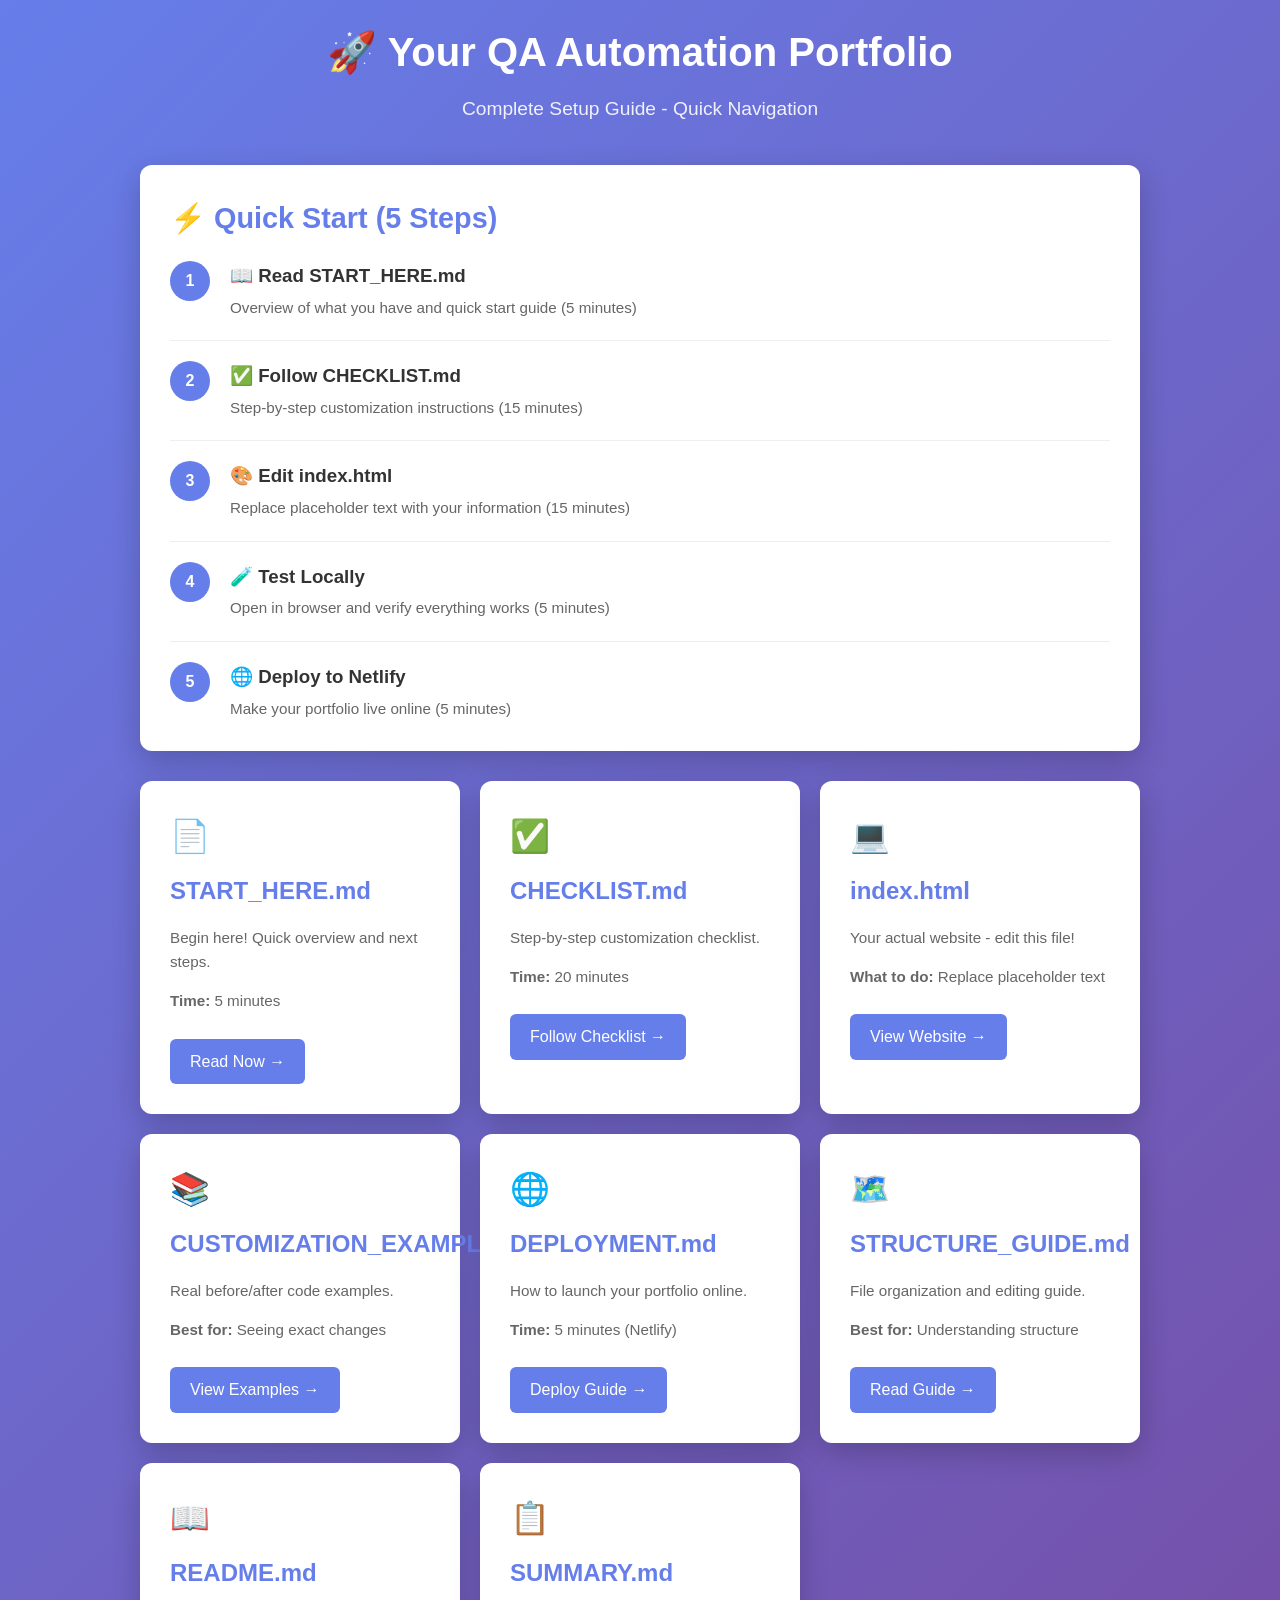
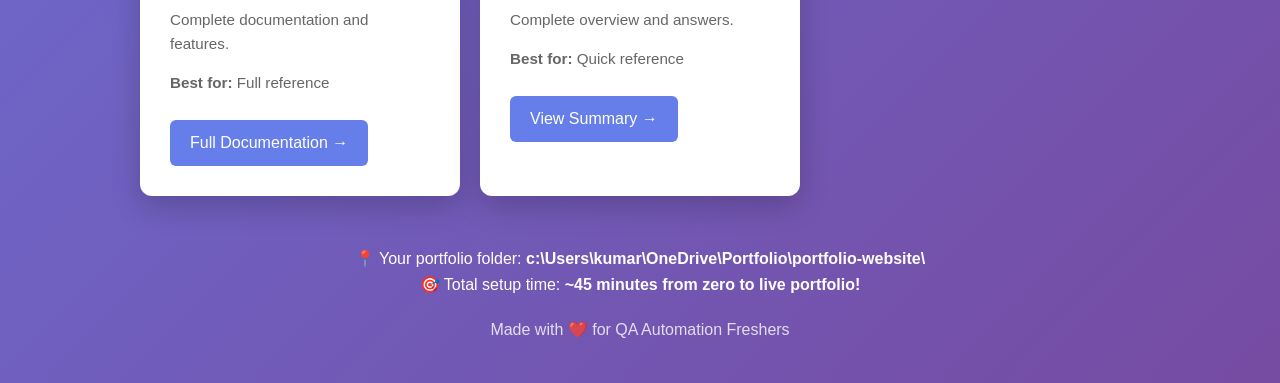
<file: SETUP_GUIDE.html>
<!DOCTYPE html>
<html lang="en">
<head>
    <meta charset="UTF-8">
    <meta name="viewport" content="width=device-width, initial-scale=1.0">
    <title>Portfolio Setup Guide - Quick Navigation</title>
    <style>
        * {
            margin: 0;
            padding: 0;
            box-sizing: border-box;
        }
        
        body {
            font-family: -apple-system, BlinkMacSystemFont, 'Segoe UI', Roboto, sans-serif;
            line-height: 1.6;
            color: #333;
            background: linear-gradient(135deg, #667eea 0%, #764ba2 100%);
            min-height: 100vh;
            padding: 20px;
        }
        
        .container {
            max-width: 1000px;
            margin: 0 auto;
        }
        
        .header {
            text-align: center;
            color: white;
            margin-bottom: 40px;
            animation: fadeIn 0.8s ease;
        }
        
        .header h1 {
            font-size: 2.5em;
            margin-bottom: 10px;
        }
        
        .header p {
            font-size: 1.2em;
            opacity: 0.9;
        }
        
        .cards-grid {
            display: grid;
            grid-template-columns: repeat(auto-fit, minmax(320px, 1fr));
            gap: 20px;
            margin-bottom: 30px;
        }
        
        .card {
            background: white;
            border-radius: 12px;
            padding: 30px;
            box-shadow: 0 10px 30px rgba(0, 0, 0, 0.2);
            transition: transform 0.3s ease, box-shadow 0.3s ease;
        }
        
        .card:hover {
            transform: translateY(-5px);
            box-shadow: 0 15px 40px rgba(0, 0, 0, 0.3);
        }
        
        .card h2 {
            color: #667eea;
            margin-bottom: 15px;
            font-size: 1.5em;
        }
        
        .card p {
            color: #666;
            margin-bottom: 15px;
            font-size: 0.95em;
        }
        
        .card .emoji {
            font-size: 2em;
            margin-bottom: 10px;
        }
        
        .card a {
            display: inline-block;
            background: #667eea;
            color: white;
            padding: 10px 20px;
            border-radius: 6px;
            text-decoration: none;
            transition: background 0.3s ease;
            margin-top: 10px;
        }
        
        .card a:hover {
            background: #764ba2;
        }
        
        .setup-steps {
            background: white;
            border-radius: 12px;
            padding: 30px;
            margin-bottom: 30px;
            box-shadow: 0 10px 30px rgba(0, 0, 0, 0.2);
        }
        
        .setup-steps h2 {
            color: #667eea;
            margin-bottom: 20px;
            font-size: 1.8em;
        }
        
        .step {
            display: flex;
            margin-bottom: 20px;
            padding-bottom: 20px;
            border-bottom: 1px solid #eee;
        }
        
        .step:last-child {
            border-bottom: none;
            margin-bottom: 0;
            padding-bottom: 0;
        }
        
        .step-number {
            background: #667eea;
            color: white;
            width: 40px;
            height: 40px;
            border-radius: 50%;
            display: flex;
            align-items: center;
            justify-content: center;
            font-weight: bold;
            margin-right: 20px;
            flex-shrink: 0;
        }
        
        .step-content h3 {
            color: #333;
            margin-bottom: 5px;
        }
        
        .step-content p {
            color: #666;
            font-size: 0.95em;
        }
        
        .footer {
            text-align: center;
            color: white;
            padding: 20px;
        }
        
        @keyframes fadeIn {
            from {
                opacity: 0;
                transform: translateY(-20px);
            }
            to {
                opacity: 1;
                transform: translateY(0);
            }
        }
    </style>
</head>
<body>
    <div class="container">
        <div class="header">
            <h1>🚀 Your QA Automation Portfolio</h1>
            <p>Complete Setup Guide - Quick Navigation</p>
        </div>
        
        <div class="setup-steps">
            <h2>⚡ Quick Start (5 Steps)</h2>
            
            <div class="step">
                <div class="step-number">1</div>
                <div class="step-content">
                    <h3>📖 Read START_HERE.md</h3>
                    <p>Overview of what you have and quick start guide (5 minutes)</p>
                </div>
            </div>
            
            <div class="step">
                <div class="step-number">2</div>
                <div class="step-content">
                    <h3>✅ Follow CHECKLIST.md</h3>
                    <p>Step-by-step customization instructions (15 minutes)</p>
                </div>
            </div>
            
            <div class="step">
                <div class="step-number">3</div>
                <div class="step-content">
                    <h3>🎨 Edit index.html</h3>
                    <p>Replace placeholder text with your information (15 minutes)</p>
                </div>
            </div>
            
            <div class="step">
                <div class="step-number">4</div>
                <div class="step-content">
                    <h3>🧪 Test Locally</h3>
                    <p>Open in browser and verify everything works (5 minutes)</p>
                </div>
            </div>
            
            <div class="step">
                <div class="step-number">5</div>
                <div class="step-content">
                    <h3>🌐 Deploy to Netlify</h3>
                    <p>Make your portfolio live online (5 minutes)</p>
                </div>
            </div>
        </div>
        
        <div class="cards-grid">
            <div class="card">
                <div class="emoji">📄</div>
                <h2>START_HERE.md</h2>
                <p>Begin here! Quick overview and next steps.</p>
                <p><strong>Time:</strong> 5 minutes</p>
                <a href="START_HERE.md">Read Now →</a>
            </div>
            
            <div class="card">
                <div class="emoji">✅</div>
                <h2>CHECKLIST.md</h2>
                <p>Step-by-step customization checklist.</p>
                <p><strong>Time:</strong> 20 minutes</p>
                <a href="CHECKLIST.md">Follow Checklist →</a>
            </div>
            
            <div class="card">
                <div class="emoji">💻</div>
                <h2>index.html</h2>
                <p>Your actual website - edit this file!</p>
                <p><strong>What to do:</strong> Replace placeholder text</p>
                <a href="index.html" target="_blank">View Website →</a>
            </div>
            
            <div class="card">
                <div class="emoji">📚</div>
                <h2>CUSTOMIZATION_EXAMPLES.md</h2>
                <p>Real before/after code examples.</p>
                <p><strong>Best for:</strong> Seeing exact changes</p>
                <a href="CUSTOMIZATION_EXAMPLES.md">View Examples →</a>
            </div>
            
            <div class="card">
                <div class="emoji">🌐</div>
                <h2>DEPLOYMENT.md</h2>
                <p>How to launch your portfolio online.</p>
                <p><strong>Time:</strong> 5 minutes (Netlify)</p>
                <a href="DEPLOYMENT.md">Deploy Guide →</a>
            </div>
            
            <div class="card">
                <div class="emoji">🗺️</div>
                <h2>STRUCTURE_GUIDE.md</h2>
                <p>File organization and editing guide.</p>
                <p><strong>Best for:</strong> Understanding structure</p>
                <a href="STRUCTURE_GUIDE.md">Read Guide →</a>
            </div>
            
            <div class="card">
                <div class="emoji">📖</div>
                <h2>README.md</h2>
                <p>Complete documentation and features.</p>
                <p><strong>Best for:</strong> Full reference</p>
                <a href="README.md">Full Documentation →</a>
            </div>
            
            <div class="card">
                <div class="emoji">📋</div>
                <h2>SUMMARY.md</h2>
                <p>Complete overview and answers.</p>
                <p><strong>Best for:</strong> Quick reference</p>
                <a href="SUMMARY.md">View Summary →</a>
            </div>
        </div>
        
        <div class="footer">
            <p>📍 Your portfolio folder: <strong>c:\Users\kumar\OneDrive\Portfolio\portfolio-website\</strong></p>
            <p>🎯 Total setup time: <strong>~45 minutes from zero to live portfolio!</strong></p>
            <p style="margin-top: 20px; opacity: 0.8;">Made with ❤️ for QA Automation Freshers</p>
        </div>
    </div>
</body>
</html>
</file>
<file: style.css>
/* ========================================
   PORTFOLIO WEBSITE - STYLESHEET
   ======================================== */

/* ========= ROOT & VARIABLES ========= */
/* ===== APPLY GLOBAL STYLES ===== */

* {
    margin: 0;
    padding: 0;
    box-sizing: border-box;
}

body {
    font-family: Arial, Helvetica, sans-serif;
    background-color: var(--bg-gray);
    color: var(--text-dark);
    line-height: 1.6;
}

section {
    padding: 60px 20px;
}

.container {
    max-width: 1200px;
    margin: 0 auto;
}

.hero {
    background: linear-gradient(135deg,
            var(--primary-color),
            var(--secondary-color));
    color: white;
}

.navbar {
    background-color: var(--secondary-color);
    color: white;
}

:root {
    /* Color Palette */
    --primary-color: #2563eb;
    /* Professional Blue */
    --primary-dark: #1e40af;
    /* Darker Blue */
    --primary-light: #3b82f6;
    /* Light Blue */
    --secondary-color: #0f172a;
    /* Dark Navy */
    --accent-color: #7c3aed;
    /* Purple Accent */

    --text-dark: #1f2937;
    /* Dark Gray */
    --text-light: #6b7280;
    /* Light Gray */
    --text-lighter: #9ca3af;
    /* Even Lighter Gray */

    --bg-light: #ffffff;
    /* White */
    --bg-gray: #f9fafb;
    /* Light Gray Background */
    --bg-darker: #f3f4f6;
    /* Medium Gray Background */

    --border-color: #e5e7eb;
    /* Border Color */
    --success-color: #10b981;
    /* Green */

    /* Spacing */
    --spacing-xs: 0.25rem;
    --spacing-sm: 0.5rem;
    --spacing-md: 1rem;
    --spacing-lg: 1.5rem;
    --spacing-xl: 2rem;
    --spacing-2xl: 3rem;
    --spacing-3xl: 4rem;
    --spacing-4xl: 6rem;

    /* Font Sizes */
    --text-xs: 0.75rem;
    --text-sm: 0.875rem;
    --text-base: 1rem;
    --text-lg: 1.125rem;
    --text-xl: 1.25rem;
    --text-2xl: 1.5rem;
    --text-3xl: 1.875rem;
    --text-4xl: 2.25rem;
    --text-5xl: 3rem;

    /* Typography */
    --font-family: -apple-system, BlinkMacSystemFont, 'Segoe UI', Roboto, 'Helvetica Neue', Arial, sans-serif;
    --font-weight-normal: 400;
    --font-weight-medium: 500;
    --font-weight-semibold: 600;
    --font-weight-bold: 700;

    /* Transitions */
    --transition: all 0.3s ease;
    --transition-fast: all 0.15s ease;

    /* Shadows */
    --shadow-sm: 0 1px 2px rgba(0, 0, 0, 0.05);
    --shadow-md: 0 4px 6px rgba(0, 0, 0, 0.1);
    --shadow-lg: 0 10px 15px rgba(0, 0, 0, 0.1);
    --shadow-xl: 0 20px 25px rgba(0, 0, 0, 0.15);

    /* Border Radius */
    --radius-sm: 0.375rem;
    --radius-md: 0.5rem;
    --radius-lg: 0.75rem;
    --radius-xl: 1rem;
}

/* ========= RESET & BASE STYLES ========= */
* {
    margin: 0;
    padding: 0;
    box-sizing: border-box;
}

html {
    scroll-behavior: smooth;
    font-size: 16px;
}

body {
    font-family: var(--font-family);
    color: var(--text-dark);
    background-color: var(--bg-light);
    line-height: 1.6;
    font-weight: var(--font-weight-normal);
}

/* Disable scrollbar for smooth scroll behavior on some browsers */
html.scroll-smooth {
    scroll-behavior: smooth;
}

/* ========= TYPOGRAPHY ========= */
h1,
h2,
h3,
h4,
h5,
h6 {
    font-weight: var(--font-weight-bold);
    line-height: 1.2;
    margin-bottom: var(--spacing-md);
}

h1 {
    font-size: var(--text-4xl);
}

h2 {
    font-size: var(--text-3xl);
}

h3 {
    font-size: var(--text-2xl);
}

h4 {
    font-size: var(--text-xl);
}

h5 {
    font-size: var(--text-lg);
}

h6 {
    font-size: var(--text-base);
}

p {
    margin-bottom: var(--spacing-md);
    color: var(--text-light);
}

a {
    color: var(--primary-color);
    text-decoration: none;
    transition: var(--transition);
}

a:hover {
    color: var(--primary-dark);
    text-decoration: underline;
}

/* ========= UTILITY CLASSES ========= */
.container {
    max-width: 1200px;
    margin: 0 auto;
    padding: 0 var(--spacing-lg);
}

.highlight {
    color: var(--bg-light);
    font-weight: var(--font-weight-bold);
}

.section-title {
    text-align: center;
    margin-bottom: var(--spacing-3xl);
    font-size: var(--text-3xl);
    color: var(--text-dark);
    position: relative;
    padding-bottom: var(--spacing-lg);
}

.section-title::after {
    content: '';
    position: absolute;
    bottom: 0;
    left: 50%;
    transform: translateX(-50%);
    width: 60px;
    height: 4px;
    background: var(--primary-color);
    border-radius: var(--radius-md);
}

/* ========= BUTTONS ========= */
.btn {
    display: inline-block;
    padding: var(--spacing-md) var(--spacing-xl);
    border: 2px solid transparent;
    border-radius: var(--radius-lg);
    font-size: var(--text-base);
    font-weight: var(--font-weight-semibold);
    cursor: pointer;
    transition: var(--transition);
    text-align: center;
    white-space: nowrap;
    text-decoration: none;
}

.btn-primary {
    background-color: var(--primary-color);
    color: var(--bg-light);
    border-color: var(--primary-color);
}

.btn-primary:hover {
    background-color: var(--primary-dark);
    border-color: var(--primary-dark);
    text-decoration: none;
    box-shadow: var(--shadow-lg);
}

.btn-secondary {
    background-color: transparent;
    color: var(--primary-color);
    border-color: var(--primary-color);
}

.btn-secondary:hover {
    background-color: var(--primary-color);
    color: var(--bg-light);
    text-decoration: none;
    box-shadow: var(--shadow-lg);
}

/* ========= NAVIGATION ========= */
.navbar {
    background-color: var(--bg-light);
    box-shadow: var(--shadow-md);
    position: sticky;
    top: 0;
    z-index: 100;
}

.navbar .container {
    display: flex;
    justify-content: space-between;
    align-items: center;
    padding: var(--spacing-lg);
}

.nav-brand h1 {
    color: var(--primary-color);
    font-size: var(--text-2xl);
    margin: 0;
}

.nav-menu {
    display: flex;
    list-style: none;
    gap: var(--spacing-2xl);
}

.nav-menu a {
    color: var(--text-dark);
    font-weight: var(--font-weight-medium);
    transition: var(--transition);
}

.nav-menu a:hover {
    color: var(--primary-color);
    text-decoration: none;
}

.mobile-menu-btn {
    display: none;
    flex-direction: column;
    background: none;
    border: none;
    cursor: pointer;
    gap: var(--spacing-sm);
}

.mobile-menu-btn span {
    width: 25px;
    height: 3px;
    background-color: var(--text-dark);
    border-radius: var(--radius-sm);
    transition: var(--transition);
}

.mobile-menu-btn.active span:nth-child(1) {
    transform: rotate(45deg) translate(10px, 10px);
}

.mobile-menu-btn.active span:nth-child(2) {
    opacity: 0;
}

.mobile-menu-btn.active span:nth-child(3) {
    transform: rotate(-45deg) translate(7px, -7px);
}

/* ========= HERO SECTION ========= */
.hero {
    background: linear-gradient(135deg, #2563eb 0%, #1e40af 100%);
    color: var(--bg-light);
    padding: var(--spacing-4xl) var(--spacing-lg);
    text-align: center;
    min-height: 100vh;
    display: flex;
    align-items: center;
}

.hero-content {
    animation: fadeInUp 1s ease;
    width: 100%;
}

.hero-title {
    font-size: var(--text-5xl);
    margin-bottom: var(--spacing-lg);
    color: var(--bg-light);
}

.hero-subtitle {
    font-size: var(--text-2xl);
    color: rgba(255, 255, 255, 0.9);
    margin-bottom: var(--spacing-md);
    font-weight: var(--font-weight-medium);
}

.hero-description {
    font-size: var(--text-lg);
    color: rgba(255, 255, 255, 0.85);
    max-width: 600px;
    margin: 0 auto var(--spacing-2xl);
    line-height: 1.8;
}

.hero-buttons {
    display: flex;
    gap: var(--spacing-lg);
    justify-content: center;
    margin-bottom: var(--spacing-3xl);
    flex-wrap: wrap;
}

.hero-buttons .btn {
    font-size: var(--text-lg);
    padding: var(--spacing-lg) var(--spacing-2xl);
}

.hero-social {
    margin-top: var(--spacing-3xl);
}

.social-text {
    color: rgba(255, 255, 255, 0.8);
    margin-bottom: var(--spacing-lg);
}

.social-links {
    display: flex;
    gap: var(--spacing-lg);
    justify-content: center;
}

.social-links a {
    display: inline-flex;
    align-items: center;
    justify-content: center;
    width: 50px;
    height: 50px;
    background-color: rgba(255, 255, 255, 0.1);
    border-radius: 50%;
    font-size: var(--text-2xl);
    transition: var(--transition);
    color: var(--bg-light);
}

.social-links a:hover {
    background-color: rgba(255, 255, 255, 0.2);
    transform: translateY(-5px);
    text-decoration: none;
}

/* ========= ANIMATION ========= */
@keyframes fadeInUp {
    from {
        opacity: 0;
        transform: translateY(30px);
    }

    to {
        opacity: 1;
        transform: translateY(0);
    }
}

/* ========= ABOUT SECTION ========= */
.about {
    padding: var(--spacing-4xl) var(--spacing-lg);
    background-color: var(--bg-light);
}

.about-content {
    display: grid;
    grid-template-columns: 1fr 1fr;
    gap: var(--spacing-3xl);
    align-items: center;
}

.about-text p {
    margin-bottom: var(--spacing-lg);
    line-height: 1.8;
    font-size: var(--text-lg);
}

.about-highlights h3 {
    color: var(--text-dark);
    margin-bottom: var(--spacing-lg);
}

.highlights-list {
    list-style: none;
    position: relative;
}

.highlights-list li {
    padding: var(--spacing-md) 0;
    color: var(--text-dark);
    font-weight: var(--font-weight-medium);
    font-size: var(--text-lg);
}

/* ========= SKILLS SECTION ========= */
.skills {
    padding: var(--spacing-4xl) var(--spacing-lg);
    background-color: var(--bg-light);
}

.skills-grid {
    display: grid;
    grid-template-columns: repeat(2, 1fr);
    gap: var(--spacing-2xl);
}

.skill-category {
    background-color: var(--bg-gray);
    padding: var(--spacing-2xl);
    border-radius: var(--radius-xl);
    border-left: 4px solid var(--primary-color);
    transition: var(--transition);
}

.skill-category:hover {
    box-shadow: var(--shadow-lg);
    transform: translateY(-5px);
}

.category-title {
    color: var(--text-dark);
    margin-bottom: var(--spacing-lg);
    font-size: var(--text-xl);
}

.skill-list {
    list-style: none;
}

.skill-list li {
    display: flex;
    justify-content: space-between;
    align-items: center;
    padding: var(--spacing-md) 0;
    border-bottom: 1px solid var(--border-color);
}

.skill-list li:last-child {
    border-bottom: none;
}

.skill-name {
    color: var(--text-dark);
    font-weight: var(--font-weight-medium);
}

.proficiency {
    background-color: var(--primary-light);
    color: var(--bg-light);
    padding: var(--spacing-sm) var(--spacing-md);
    border-radius: var(--radius-md);
    font-size: var(--text-xs);
    font-weight: var(--font-weight-semibold);
}

/* ========= PROJECTS SECTION ========= */
.projects {
    padding: var(--spacing-4xl) var(--spacing-lg);
    background-color: var(--bg-gray);
}

.projects-grid {
    display: grid;
    grid-template-columns: repeat(auto-fit, minmax(350px, 1fr));
    gap: var(--spacing-2xl);
}

.project-card {
    background-color: var(--bg-light);
    padding: var(--spacing-lg);
    border-radius: var(--radius-lg);
    box-shadow: var(--shadow-md);
    transition: var(--transition);
}

.project-card:hover {
    box-shadow: var(--shadow-xl);
    transform: translateY(-8px);
}

.project-header {
    background-color: var(--bg-gray);
    padding: var(--spacing-lg);
    border-bottom: 1px solid var(--border-color);
    display: flex;
    justify-content: space-between;
    align-items: flex-start;
    gap: var(--spacing-lg);
}

.project-title {
    color: var(--text-dark);
    margin: 0;
    flex: 1;
}

.project-status {
    background-color: var(--success-color);
    color: var(--bg-light);
    padding: var(--spacing-sm) var(--spacing-md);
    border-radius: var(--radius-md);
    font-size: var(--text-xs);
    font-weight: var(--font-weight-bold);
    white-space: nowrap;
}

.project-body {
    padding: var(--spacing-2xl);
}

.project-description {
    color: var(--text-light);
    margin-bottom: var(--spacing-lg);
    line-height: 1.8;
}

.project-list {
    list-style: none;
    margin-bottom: var(--spacing-lg);
}

.project-list li {
    padding: var(--spacing-sm) 0;
    padding-left: var(--spacing-lg);
    color: var(--text-light);
    position: relative;
}

.project-list li::before {
    content: '→';
    position: absolute;
    left: 0;
    color: var(--primary-color);
    font-weight: bold;
}

.project-tech {
    display: flex;
    flex-wrap: wrap;
    gap: var(--spacing-sm);
    margin: var(--spacing-lg) 0;
}

.tech-tag {
    background-color: var(--primary-light);
    color: var(--bg-light);
    padding: var(--spacing-sm) var(--spacing-md);
    border-radius: var(--radius-md);
    font-size: var(--text-xs);
    font-weight: var(--font-weight-semibold);
}

.project-links {
    display: flex;
    gap: var(--spacing-md);
    flex-wrap: wrap;
    margin-top: var(--spacing-lg);
}

.project-link {
    display: inline-block;
    padding: var(--spacing-sm) var(--spacing-lg);
    background-color: var(--primary-color);
    color: var(--bg-light);
    border-radius: var(--radius-md);
    font-size: var(--text-sm);
    font-weight: var(--font-weight-medium);
    transition: var(--transition);
}

.project-link:hover {
    background-color: var(--primary-dark);
    text-decoration: none;
}

/* ========= LEARNING SECTION ========= */
.learning {
    padding: var(--spacing-4xl) var(--spacing-lg);
    background-color: var(--bg-light);
}

.learning-intro {
    text-align: center;
    max-width: 700px;
    margin: 0 auto var(--spacing-3xl);
}

.learning-cards {
    display: grid;
    grid-template-columns: repeat(auto-fit, minmax(300px, 1fr));
    gap: var(--spacing-2xl);
}

.learning-card {
    background-color: var(--bg-gray);
    padding: var(--spacing-2xl);
    border-radius: var(--radius-xl);
    text-align: center;
    transition: var(--transition);
}

.learning-card:hover {
    box-shadow: var(--shadow-lg);
    transform: translateY(-5px);
}

.learning-icon {
    font-size: var(--text-5xl);
    margin-bottom: var(--spacing-lg);
}

.learning-card h3 {
    color: var(--text-dark);
    margin-bottom: var(--spacing-md);
}

.learning-card p {
    color: var(--text-light);
    margin-bottom: var(--spacing-lg);
    line-height: 1.8;
}

.learning-topics {
    display: flex;
    flex-wrap: wrap;
    gap: var(--spacing-sm);
    justify-content: center;
    margin-bottom: var(--spacing-lg);
}

.topic {
    background-color: var(--primary-light);
    color: var(--bg-light);
    padding: var(--spacing-sm) var(--spacing-md);
    border-radius: var(--radius-md);
    font-size: var(--text-xs);
    font-weight: var(--font-weight-semibold);
}

.learning-link {
    display: inline-block;
    padding: var(--spacing-md) var(--spacing-lg);
    background-color: var(--primary-color);
    color: var(--bg-light);
    border-radius: var(--radius-md);
    font-size: var(--text-sm);
    font-weight: var(--font-weight-medium);
    transition: var(--transition);
}

.learning-link:hover {
    background-color: var(--primary-dark);
    text-decoration: none;
}

/* ========= CONTACT SECTION ========= */
.contact {
    padding: var(--spacing-4xl) var(--spacing-lg);
    background: linear-gradient(135deg, #0f172a 0%, #1e293b 100%);
    color: var(--bg-light);
}

.contact .section-title::after {
    background-color: var(--primary-light);
}

.contact-intro {
    text-align: center;
    max-width: 700px;
    margin: 0 auto var(--spacing-3xl);
    font-size: var(--text-lg);
    color: rgba(255, 255, 255, 0.8);
}

.contact-methods {
    display: grid;
    grid-template-columns: repeat(auto-fit, minmax(280px, 1fr));
    gap: var(--spacing-2xl);
    margin-bottom: var(--spacing-4xl);
}

.contact-method {
    background-color: rgba(255, 255, 255, 0.05);
    padding: var(--spacing-2xl);
    border-radius: var(--radius-xl);
    text-align: center;
    transition: var(--transition);
}

.contact-method:hover {
    background-color: rgba(255, 255, 255, 0.1);
    transform: translateY(-5px);
}

.contact-icon {
    font-size: var(--text-4xl);
    margin-bottom: var(--spacing-lg);
}

.contact-method h3 {
    color: var(--bg-light);
    margin-bottom: var(--spacing-lg);
    font-size: var(--text-lg);
}

.contact-link {
    color: var(--primary-light);
    font-weight: var(--font-weight-semibold);
}

.contact-link:hover {
    color: var(--bg-light);
}

.contact-form-wrapper {
    background-color: rgba(255, 255, 255, 0.05);
    padding: var(--spacing-3xl);
    border-radius: var(--radius-xl);
    max-width: 600px;
    margin: 0 auto;
}

.contact-form-wrapper h3 {
    color: var(--bg-light);
    text-align: center;
    margin-bottom: var(--spacing-2xl);
}

.contact-form {
    display: flex;
    flex-direction: column;
    gap: var(--spacing-lg);
}

.contact-form input,
.contact-form textarea {
    padding: var(--spacing-md) var(--spacing-lg);
    border: 2px solid rgba(255, 255, 255, 0.2);
    border-radius: var(--radius-lg);
    background-color: rgba(255, 255, 255, 0.05);
    color: var(--bg-light);
    font-family: var(--font-family);
    font-size: var(--text-base);
    transition: var(--transition);
}

.contact-form input::placeholder,
.contact-form textarea::placeholder {
    color: rgba(255, 255, 255, 0.5);
}

.contact-form input:focus,
.contact-form textarea:focus {
    outline: none;
    border-color: var(--primary-light);
    background-color: rgba(255, 255, 255, 0.08);
}

.contact-form button {
    margin-top: var(--spacing-md);
}

.form-note {
    text-align: center;
    color: rgba(255, 255, 255, 0.6);
    font-size: var(--text-sm);
    margin-top: var(--spacing-lg);
}

/* ========= FOOTER ========= */
.footer {
    background-color: var(--secondary-color);
    color: rgba(255, 255, 255, 0.7);
    padding: var(--spacing-2xl) var(--spacing-lg);
    text-align: center;
    border-top: 1px solid rgba(255, 255, 255, 0.1);
}

.footer-content p {
    margin: var(--spacing-sm) 0;
    font-size: var(--text-sm);
}

/* ========= RESPONSIVE DESIGN ========= */

/* Tablet (768px and below) */
@media (max-width: 768px) {
    :root {
        --text-4xl: 2rem;
        --text-3xl: 1.625rem;
        --spacing-4xl: 3rem;
    }

    .nav-menu {
        display: none;
        position: absolute;
        top: 100%;
        left: 0;
        right: 0;
        flex-direction: column;
        background-color: var(--bg-light);
        gap: 0;
        box-shadow: var(--shadow-lg);
    }

    .nav-menu.active {
        display: flex;
    }

    .nav-menu li {
        border-bottom: 1px solid var(--border-color);
    }

    .nav-menu li:last-child {
        border-bottom: none;
    }

    .nav-menu a {
        display: block;
        padding: var(--spacing-lg);
    }

    .mobile-menu-btn {
        display: flex;
    }

    .about-content {
        grid-template-columns: 1fr;
    }

    .hero-title {
        font-size: var(--text-4xl);
    }

    .hero-buttons {
        flex-direction: column;
        align-items: stretch;
    }

    .hero-buttons .btn {
        text-align: center;
    }

    .projects-grid,
    .learning-cards,
    .skills-grid {
        grid-template-columns: 1fr;
    }

    .contact-form-wrapper {
        padding: var(--spacing-2xl);
    }
}

/* Mobile (480px and below) */
@media (max-width: 480px) {
    :root {
        --spacing-lg: 1rem;
        --spacing-xl: 1.5rem;
        --text-5xl: 2rem;
        --text-4xl: 1.75rem;
        --text-2xl: 1.25rem;
    }

    .container {
        padding: 0 var(--spacing-md);
    }

    .hero {
        padding: var(--spacing-2xl) var(--spacing-lg);
        min-height: auto;
    }

    .hero-title {
        font-size: var(--text-3xl);
    }

    .hero-subtitle {
        font-size: var(--text-xl);
    }

    .section-title {
        font-size: var(--text-2xl);
    }

    .about,
    .skills,
    .projects,
    .learning,
    .contact {
        padding: var(--spacing-2xl) var(--spacing-lg);
    }

    .contact-methods {
        grid-template-columns: 1fr;
    }

    .project-header {
        flex-direction: column;
        gap: var(--spacing-md);
    }

    .project-title {
        margin: 0;
    }
}

/* Print Styles */
@media print {

    nav,
    .hero-buttons,
    .contact-form-wrapper,
    .footer {
        display: none;
    }

    body {
        background-color: var(--bg-light);
    }

    .project-card,
    .skill-category {
        page-break-inside: avoid;
    }
}
</file>
